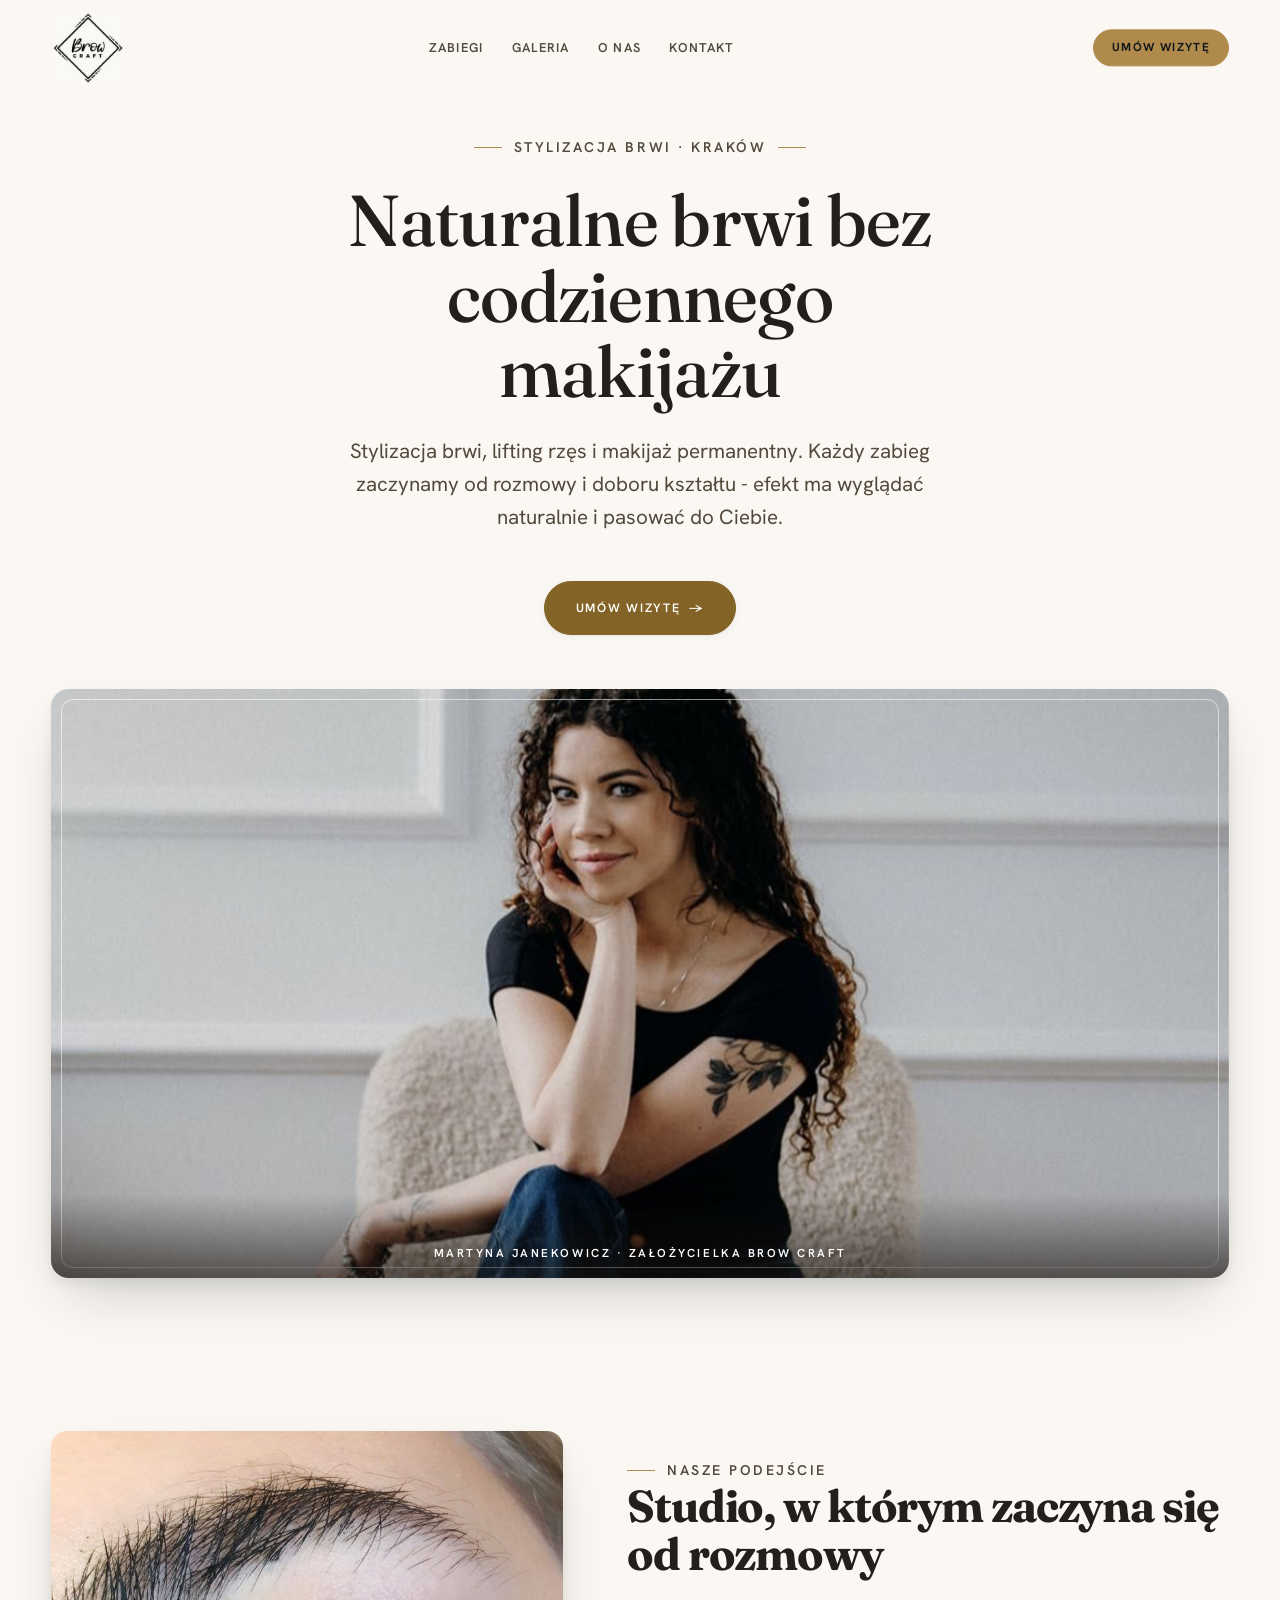
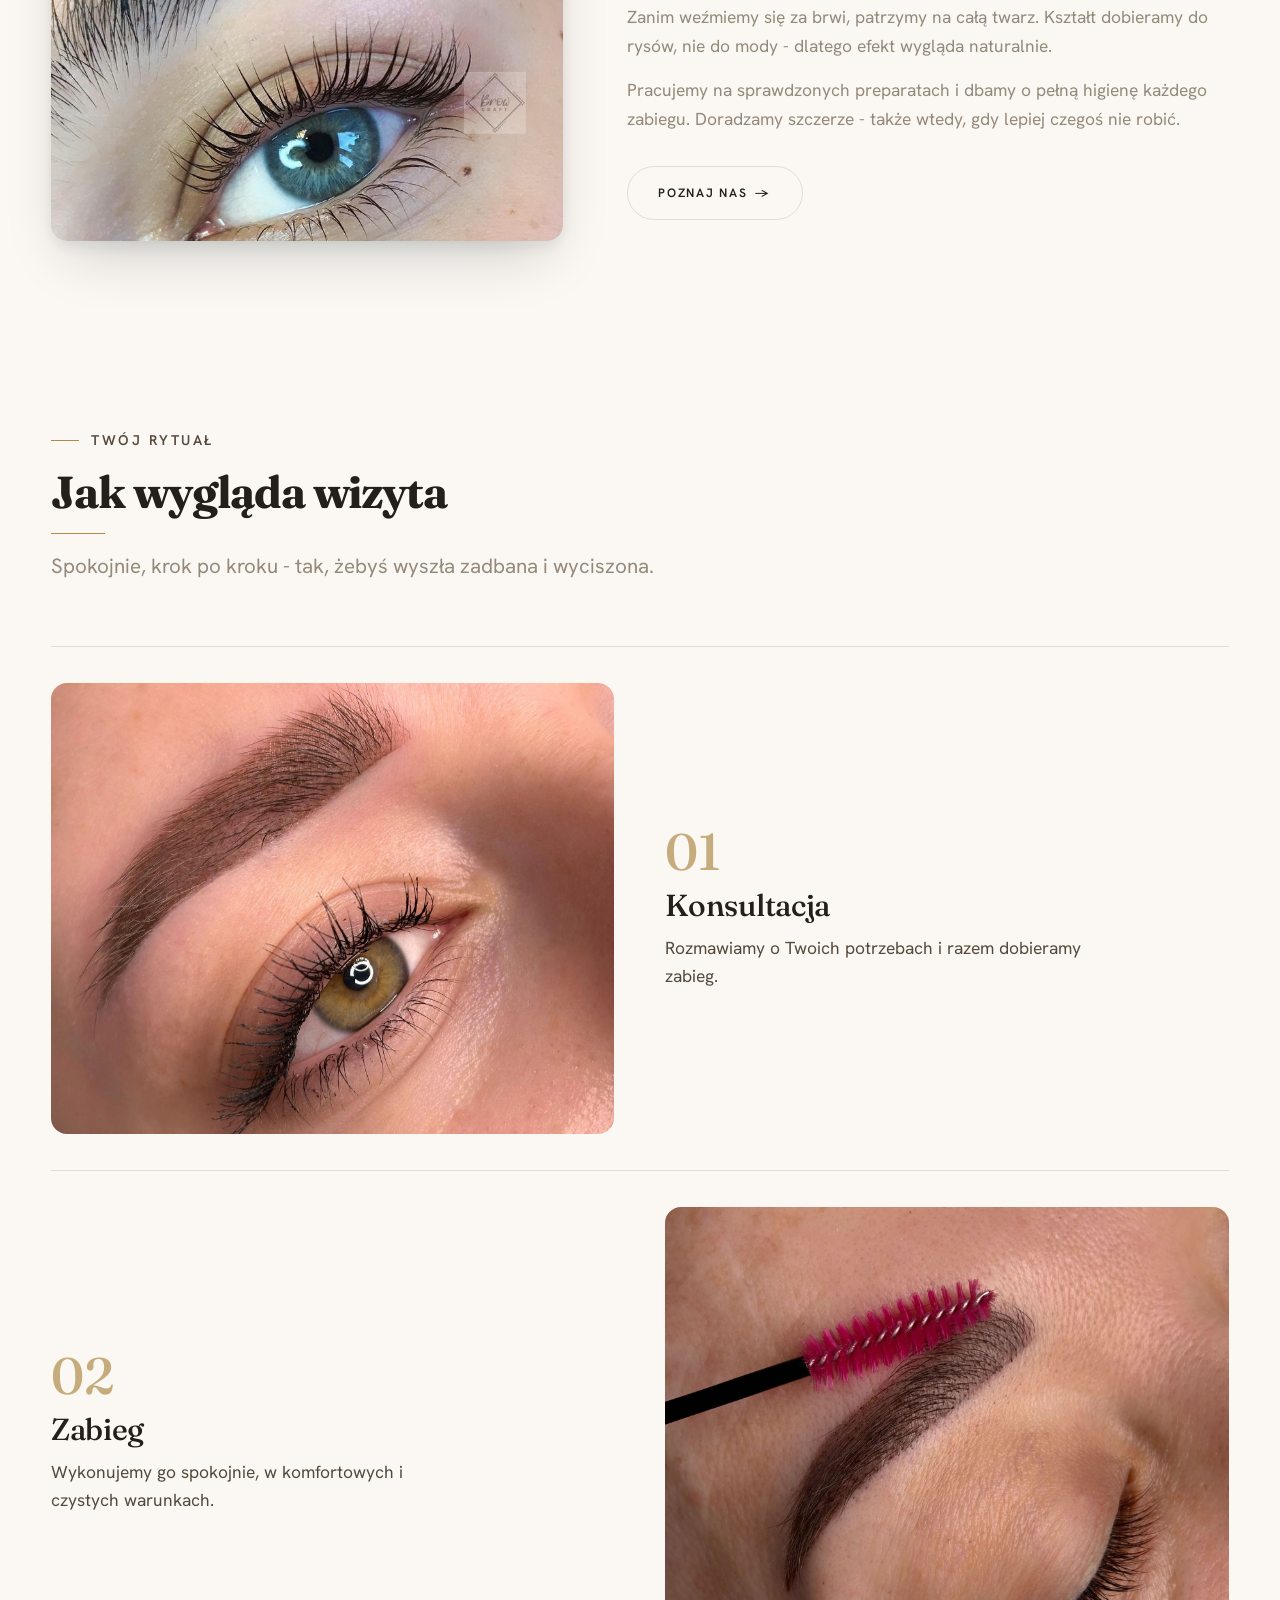
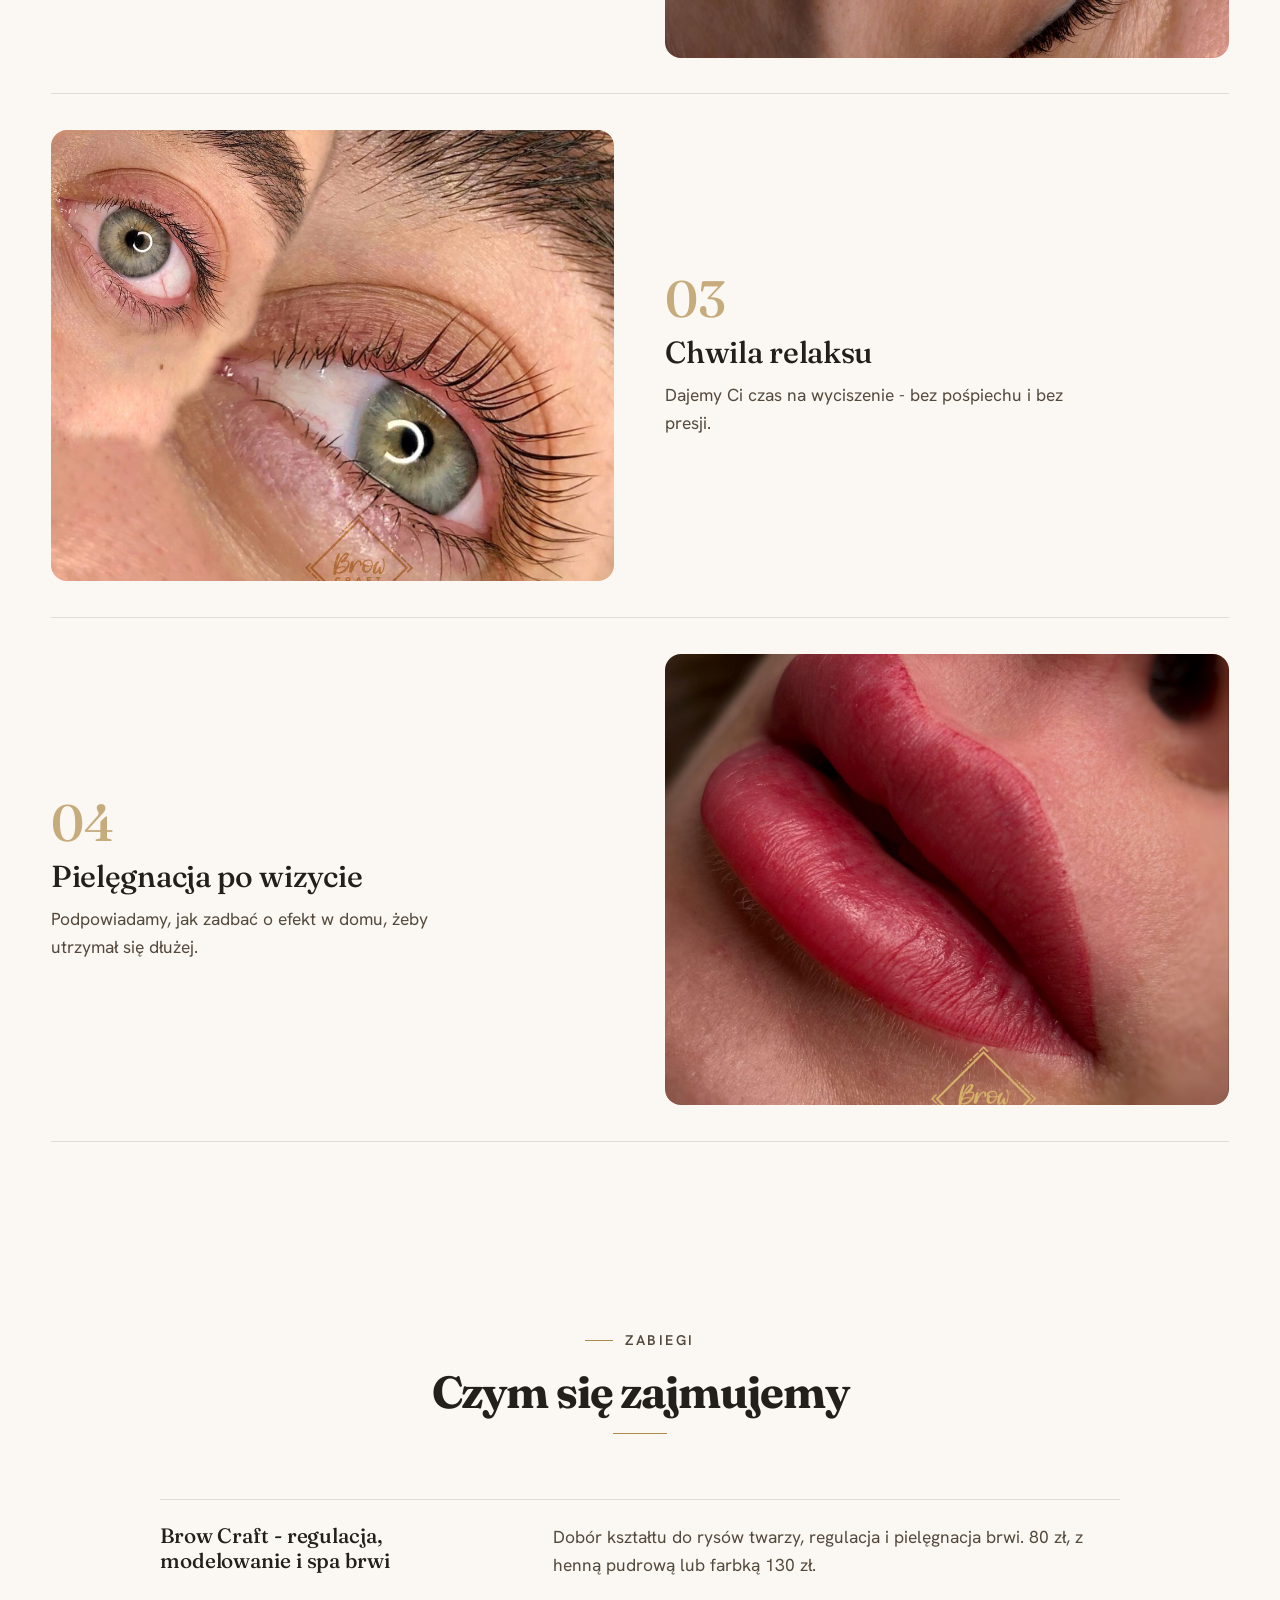
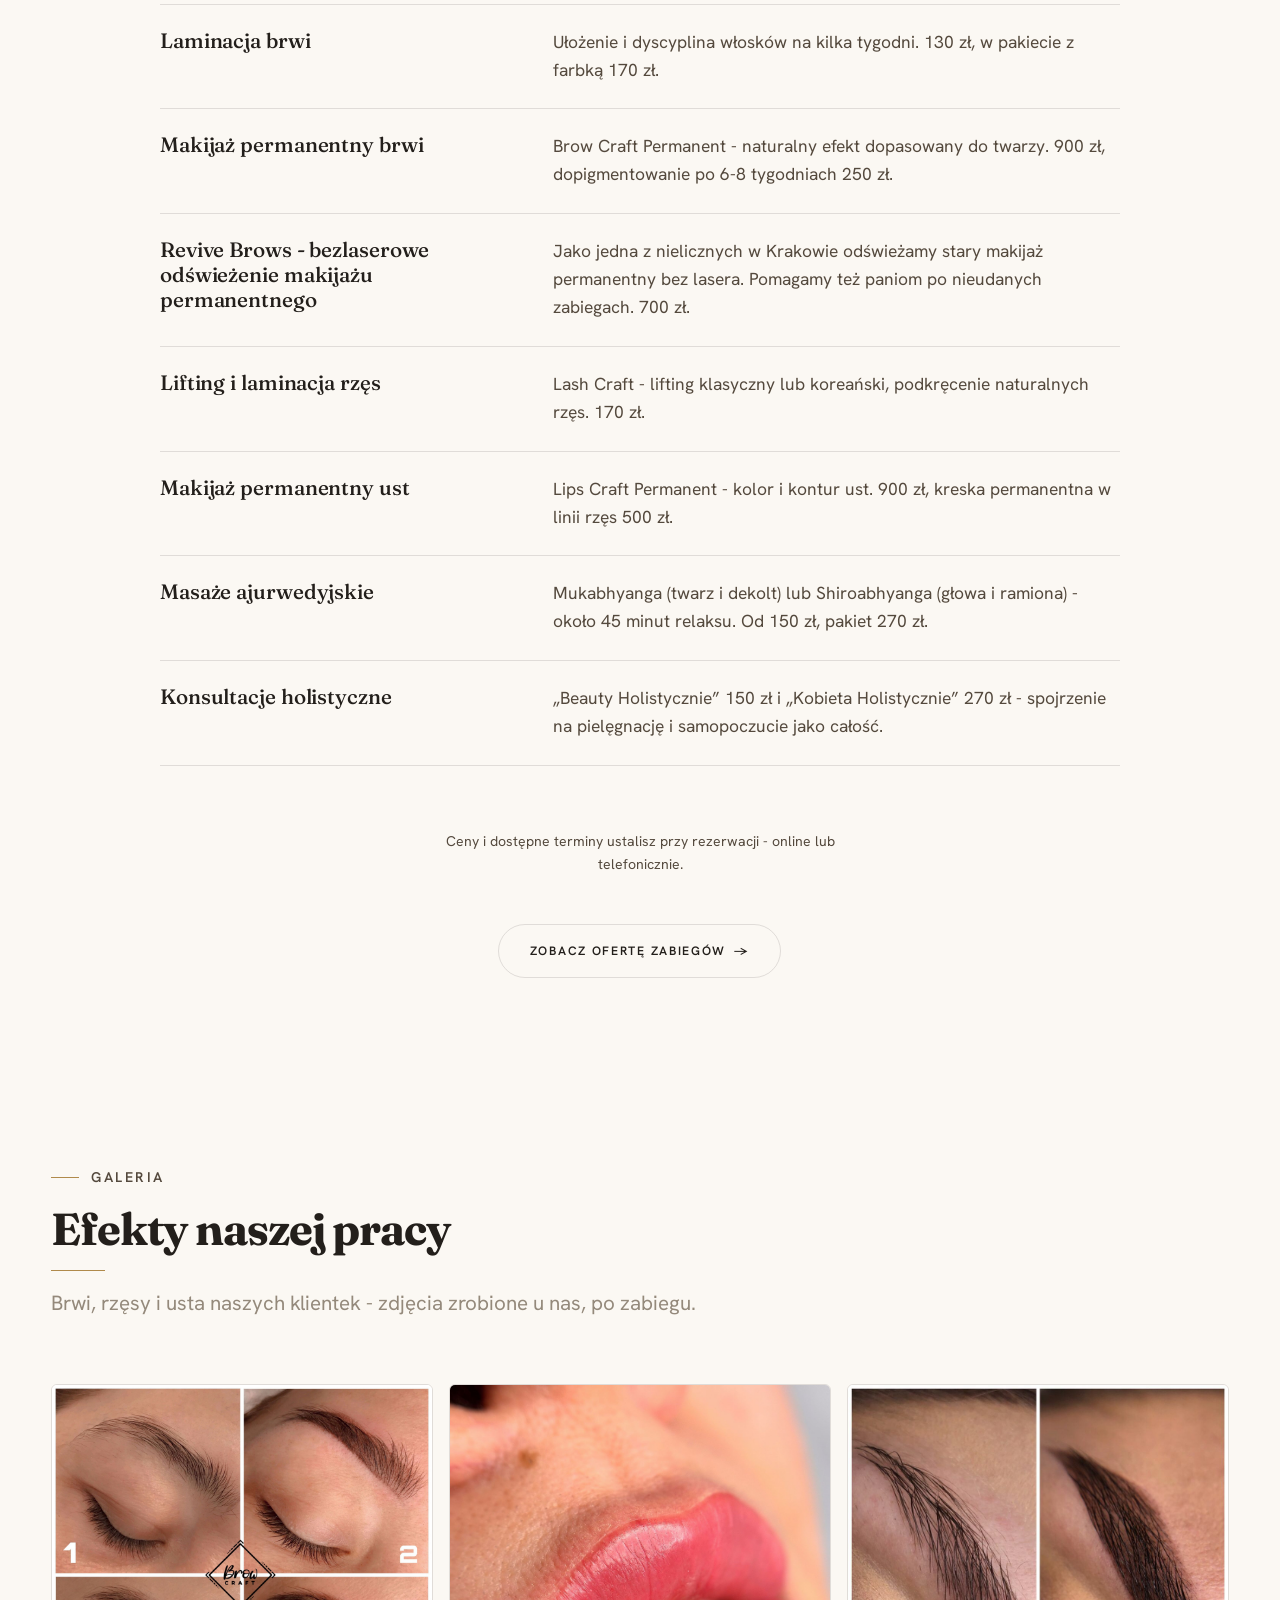
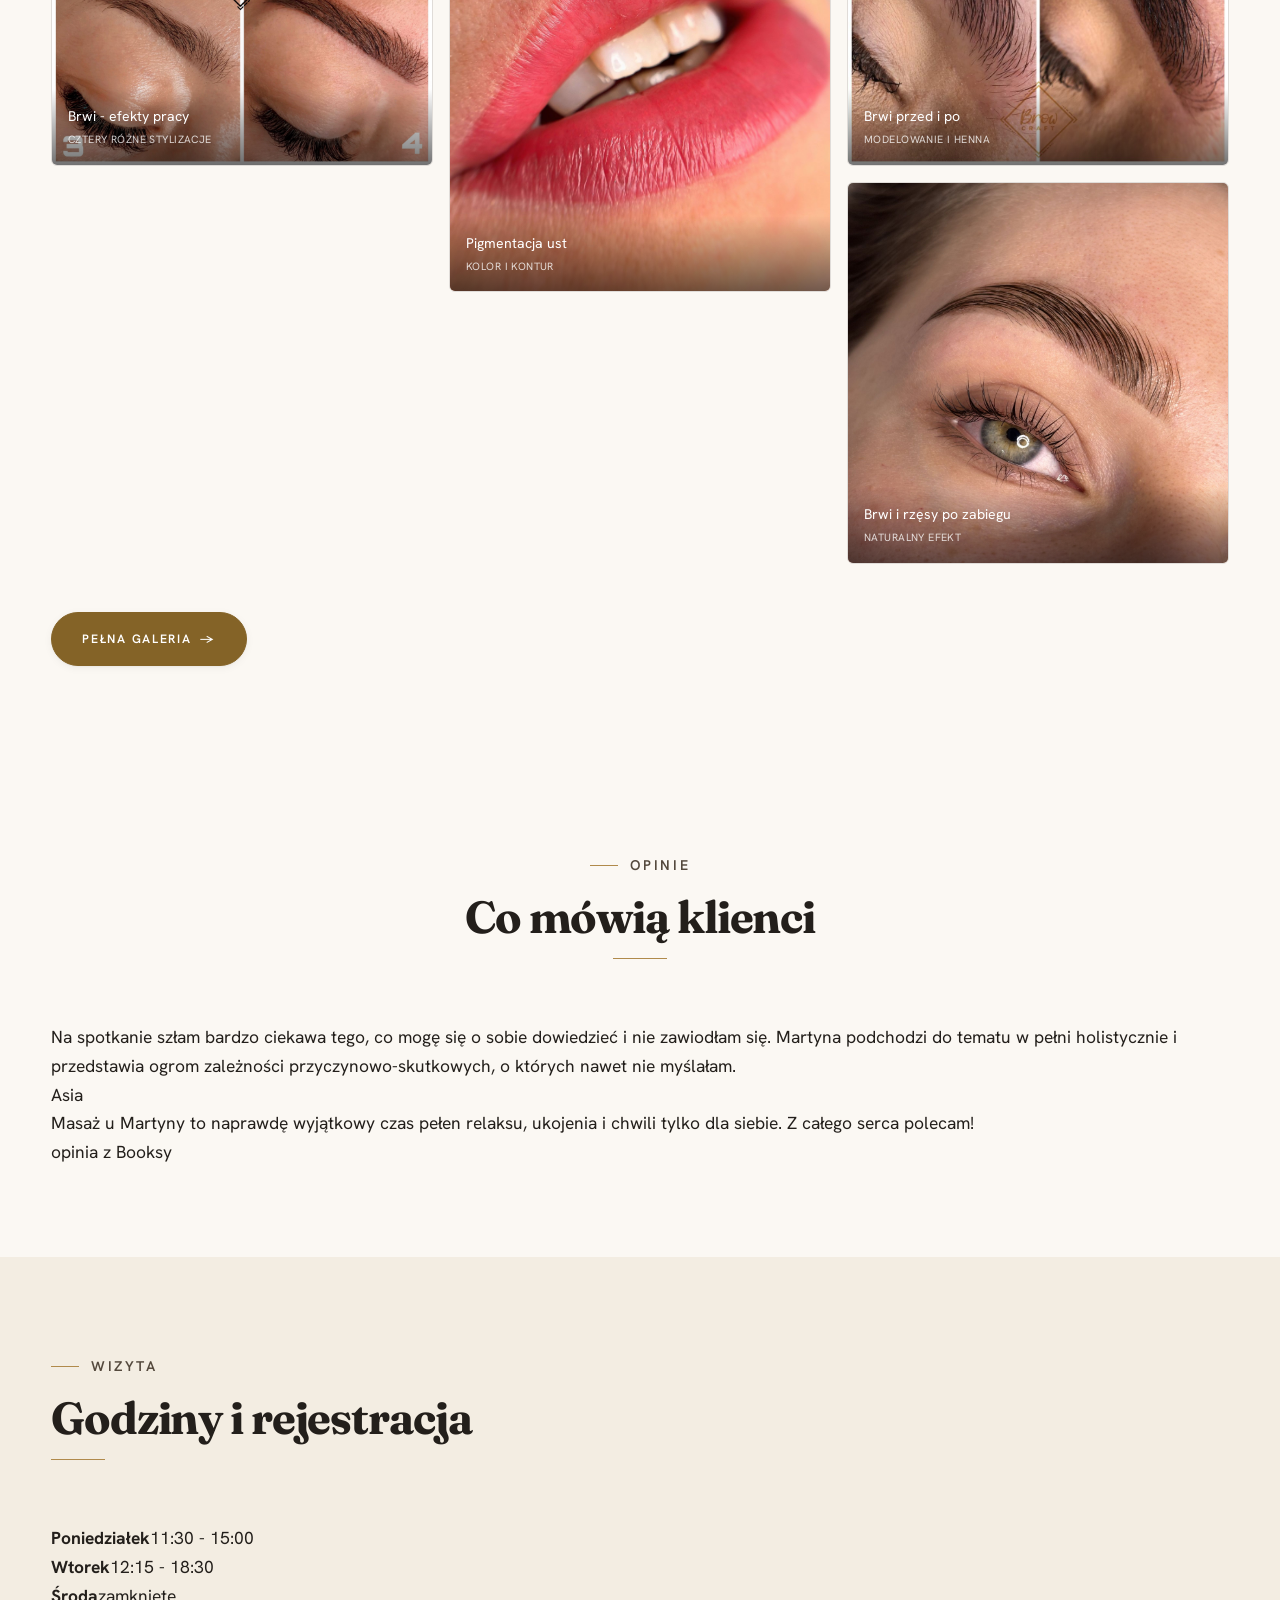
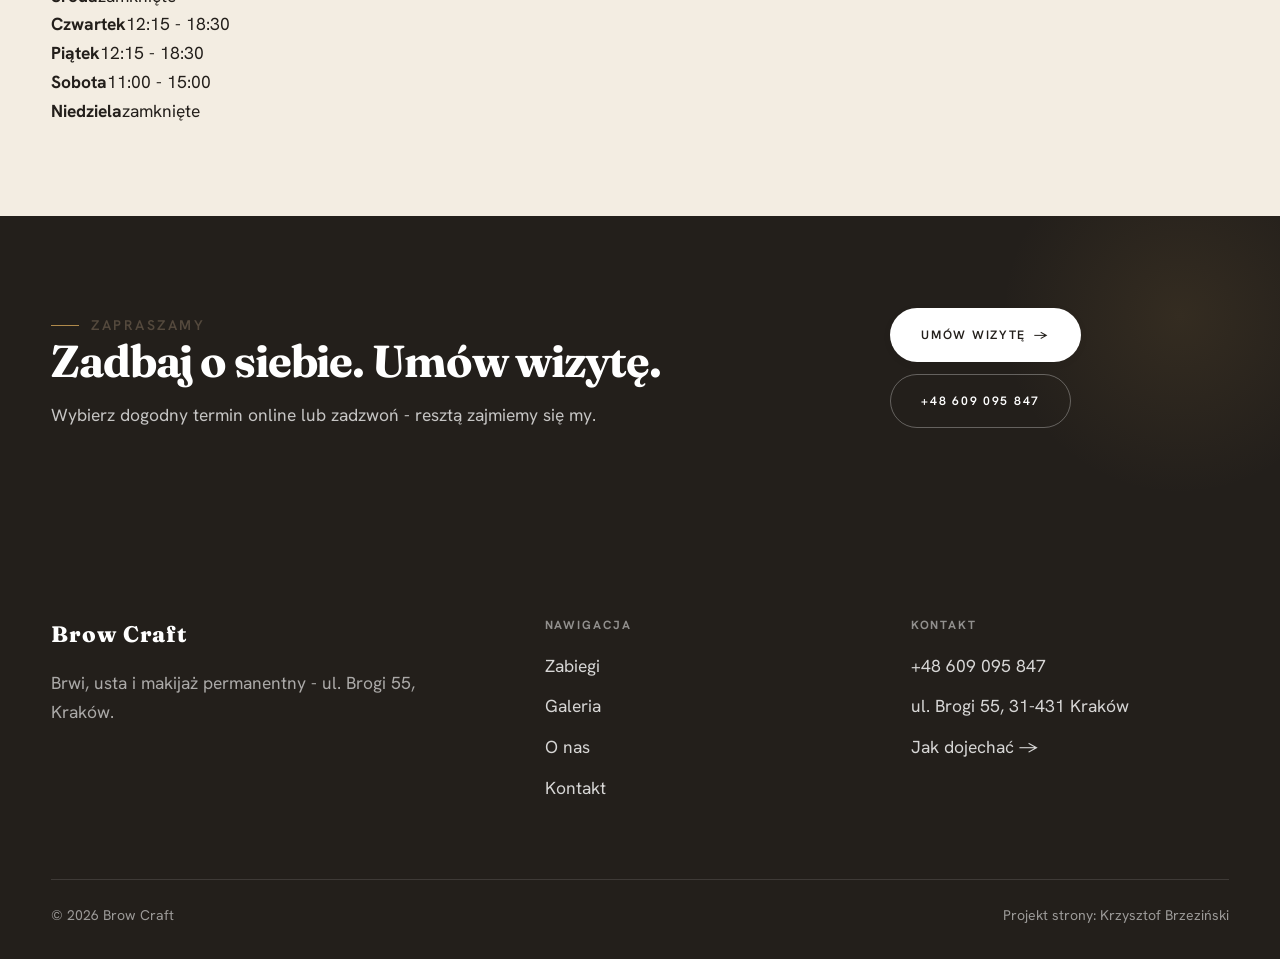
<file: index.html>
<!DOCTYPE html>
<html lang="pl">
<head>
<meta charset="UTF-8">
<meta name="viewport" content="width=device-width, initial-scale=1.0">
<title>Brow Craft - Stylizacja brwi i makijaż permanentny · Kraków</title>
<meta name="description" content="Brow Craft - stylizacja brwi, lifting rzęs i makijaż permanentny. Indywidualne podejście i naturalny efekt. Umów wizytę.">
<link rel="preconnect" href="https://fonts.googleapis.com">
<link rel="preconnect" href="https://fonts.gstatic.com" crossorigin>
<link href="https://fonts.googleapis.com/css2?family=Fraunces:wght@500;600;700&family=Hanken+Grotesk:wght@400;500;600&display=swap" rel="stylesheet">
<link rel="stylesheet" href="assets/styles.css">
</head>
<body>

<header class="nav">
  <div class="wrap nav-inner">
    <a class="brand brand-has-logo" href="index.html"><img class="brand-logo" src="img/logo.png" alt="Brow Craft"></a>
    <nav class="nav-links">
      <a href="oferta.html">Zabiegi</a>
      <a href="realizacje.html">Galeria</a>
      <a href="o-nas.html">O nas</a>
      <a href="kontakt.html">Kontakt</a>
      <a href="kontakt.html" class="btn btn-accent">Umów wizytę</a>
    </nav>
    <button class="nav-toggle" aria-label="Menu"><span></span><span></span><span></span></button>
  </div>
</header>

<section class="hero-lux">
  <div class="wrap">
    <div class="hl-copy reveal">
      <span class="eyebrow">Stylizacja brwi · Kraków</span>
      <h1 class="hl-claim">Naturalne brwi bez codziennego makijażu</h1>
      <p class="hl-lead">Stylizacja brwi, lifting rzęs i makijaż permanentny. Każdy zabieg zaczynamy od rozmowy i doboru kształtu - efekt ma wyglądać naturalnie i pasować do Ciebie.</p>
      <a href="kontakt.html" class="btn btn-accent hl-cta">Umów wizytę <span class="arr">→</span></a>
    </div>
    <figure class="hl-fig reveal">
      <img src="img/hero.jpg" alt="Martyna Janekowicz - założycielka Brow Craft">
      <figcaption>Martyna Janekowicz · założycielka Brow Craft</figcaption>
    </figure>
  </div>
</section>
<section>
  <div class="wrap split">
    <div class="split-art reveal"><img src="img/g1.jpg" alt="Brow Craft" loading="lazy"></div>
    <div class="split-copy reveal">
      <span class="eyebrow">Nasze podejście</span>
      <h2>Studio, w którym zaczyna się od rozmowy</h2>
      <p class="muted">Zanim weźmiemy się za brwi, patrzymy na całą twarz. Kształt dobieramy do rysów, nie do mody - dlatego efekt wygląda naturalnie.</p>
      <p class="muted">Pracujemy na sprawdzonych preparatach i dbamy o pełną higienę każdego zabiegu. Doradzamy szczerze - także wtedy, gdy lepiej czegoś nie robić.</p>
      <a href="o-nas.html" class="btn btn-ghost">Poznaj nas <span class="arr">→</span></a>
    </div>
  </div>
</section>
<section class="rytual">
  <div class="wrap">
    <div class="head reveal">
      <span class="eyebrow">Twój rytuał</span>
      <h2>Jak wygląda wizyta</h2>
      <p>Spokojnie, krok po kroku - tak, żebyś wyszła zadbana i wyciszona.</p>
    </div>
    <div class="ryt-list">
      <div class="ryt-row reveal">
        <figure class="ryt-fig"><img src="img/g2.jpg" alt="Konsultacja" loading="lazy"></figure>
        <div class="ryt-copy"><span class="ryt-no">01</span><h3>Konsultacja</h3><p>Rozmawiamy o Twoich potrzebach i razem dobieramy zabieg.</p></div>
      </div>
      <div class="ryt-row reveal">
        <figure class="ryt-fig"><img src="img/g3.jpg" alt="Zabieg" loading="lazy"></figure>
        <div class="ryt-copy"><span class="ryt-no">02</span><h3>Zabieg</h3><p>Wykonujemy go spokojnie, w komfortowych i czystych warunkach.</p></div>
      </div>
      <div class="ryt-row reveal">
        <figure class="ryt-fig"><img src="img/g4.jpg" alt="Chwila relaksu" loading="lazy"></figure>
        <div class="ryt-copy"><span class="ryt-no">03</span><h3>Chwila relaksu</h3><p>Dajemy Ci czas na wyciszenie - bez pośpiechu i bez presji.</p></div>
      </div>
      <div class="ryt-row reveal">
        <figure class="ryt-fig"><img src="img/g5.jpg" alt="Pielęgnacja po wizycie" loading="lazy"></figure>
        <div class="ryt-copy"><span class="ryt-no">04</span><h3>Pielęgnacja po wizycie</h3><p>Podpowiadamy, jak zadbać o efekt w domu, żeby utrzymał się dłużej.</p></div>
      </div>
    </div>
  </div>
</section>
<section class="menu-sec">
  <div class="wrap">
    <div class="head center reveal">
      <span class="eyebrow">Zabiegi</span>
      <h2>Czym się zajmujemy</h2>
    </div>
    <div class="cennik">
      <div class="cennik-row reveal"><div class="cn-name"><h3>Brow Craft - regulacja, modelowanie i spa brwi</h3></div><div class="cn-desc">Dobór kształtu do rysów twarzy, regulacja i pielęgnacja brwi. 80 zł, z henną pudrową lub farbką 130 zł.</div></div>
      <div class="cennik-row reveal"><div class="cn-name"><h3>Laminacja brwi</h3></div><div class="cn-desc">Ułożenie i dyscyplina włosków na kilka tygodni. 130 zł, w pakiecie z farbką 170 zł.</div></div>
      <div class="cennik-row reveal"><div class="cn-name"><h3>Makijaż permanentny brwi</h3></div><div class="cn-desc">Brow Craft Permanent - naturalny efekt dopasowany do twarzy. 900 zł, dopigmentowanie po 6-8 tygodniach 250 zł.</div></div>
      <div class="cennik-row reveal"><div class="cn-name"><h3>Revive Brows - bezlaserowe odświeżenie makijażu permanentnego</h3></div><div class="cn-desc">Jako jedna z nielicznych w Krakowie odświeżamy stary makijaż permanentny bez lasera. Pomagamy też paniom po nieudanych zabiegach. 700 zł.</div></div>
      <div class="cennik-row reveal"><div class="cn-name"><h3>Lifting i laminacja rzęs</h3></div><div class="cn-desc">Lash Craft - lifting klasyczny lub koreański, podkręcenie naturalnych rzęs. 170 zł.</div></div>
      <div class="cennik-row reveal"><div class="cn-name"><h3>Makijaż permanentny ust</h3></div><div class="cn-desc">Lips Craft Permanent - kolor i kontur ust. 900 zł, kreska permanentna w linii rzęs 500 zł.</div></div>
      <div class="cennik-row reveal"><div class="cn-name"><h3>Masaże ajurwedyjskie</h3></div><div class="cn-desc">Mukabhyanga (twarz i dekolt) lub Shiroabhyanga (głowa i ramiona) - około 45 minut relaksu. Od 150 zł, pakiet 270 zł.</div></div>
      <div class="cennik-row reveal"><div class="cn-name"><h3>Konsultacje holistyczne</h3></div><div class="cn-desc">„Beauty Holistycznie” 150 zł i „Kobieta Holistycznie” 270 zł - spojrzenie na pielęgnację i samopoczucie jako całość.</div></div>
    </div>
    <p class="menu-note">Ceny i dostępne terminy ustalisz przy rezerwacji - online lub telefonicznie.</p>
    <div style="text-align:center;margin-top:var(--space-7)" class="reveal"><a href="oferta.html" class="btn btn-ghost">Zobacz ofertę zabiegów <span class="arr">→</span></a></div>
  </div>
</section>
<section>
  <div class="wrap">
    <div class="head reveal">
      <span class="eyebrow">Galeria</span>
      <h2>Efekty naszej pracy</h2>
      <p>Brwi, rzęsy i usta naszych klientek - zdjęcia zrobione u nas, po zabiegu.</p>
    </div>
    <div class="gallery-masonry">
      <figure class="m-tile reveal"><img src="img/g6.jpg" alt="Brwi - efekty pracy" loading="lazy"><div class="cap">Brwi - efekty pracy<small>cztery różne stylizacje</small></div></figure>
      <figure class="m-tile reveal"><img src="img/g7.jpg" alt="Pigmentacja ust" loading="lazy"><div class="cap">Pigmentacja ust<small>kolor i kontur</small></div></figure>
      <figure class="m-tile reveal"><img src="img/g8.jpg" alt="Brwi przed i po" loading="lazy"><div class="cap">Brwi przed i po<small>modelowanie i henna</small></div></figure>
      <figure class="m-tile reveal"><img src="img/g9.jpg" alt="Brwi i rzęsy po zabiegu" loading="lazy"><div class="cap">Brwi i rzęsy po zabiegu<small>naturalny efekt</small></div></figure>
    </div>
    <div style="margin-top:var(--space-7)" class="reveal"><a href="realizacje.html" class="btn btn-accent">Pełna galeria <span class="arr">→</span></a></div>
  </div>
</section>
<section class="opinie">
  <div class="wrap">
    <div class="head center reveal">
      <span class="eyebrow">Opinie</span>
      <h2>Co mówią klienci</h2>
    </div>
    <div class="opinie-grid">
      <figure class="op-card reveal"><blockquote>Na spotkanie szłam bardzo ciekawa tego, co mogę się o sobie dowiedzieć i nie zawiodłam się. Martyna podchodzi do tematu w pełni holistycznie i przedstawia ogrom zależności przyczynowo-skutkowych, o których nawet nie myślałam.</blockquote><span class="op-autor">Asia</span></figure>
      <figure class="op-card reveal"><blockquote>Masaż u Martyny to naprawdę wyjątkowy czas pełen relaksu, ukojenia i chwili tylko dla siebie. Z całego serca polecam!</blockquote><span class="op-autor">opinia z Booksy</span></figure>
    </div>
  </div>
</section>
<section class="trust">
  <div class="wrap">
    <div class="head reveal">
      <span class="eyebrow">Wizyta</span>
      <h2>Godziny i rejestracja</h2>
    </div>
    <div class="godz reveal">
      <div class="godz-row"><b>Poniedziałek</b><span>11:30 - 15:00</span></div>
      <div class="godz-row"><b>Wtorek</b><span>12:15 - 18:30</span></div>
      <div class="godz-row"><b>Środa</b><span>zamknięte</span></div>
      <div class="godz-row"><b>Czwartek</b><span>12:15 - 18:30</span></div>
      <div class="godz-row"><b>Piątek</b><span>12:15 - 18:30</span></div>
      <div class="godz-row"><b>Sobota</b><span>11:00 - 15:00</span></div>
      <div class="godz-row"><b>Niedziela</b><span>zamknięte</span></div>
    </div>
  </div>
</section>
<section class="cta">
  <div class="wrap">
    <div class="reveal">
      <span class="eyebrow">Zapraszamy</span>
      <h2>Zadbaj o siebie. Umów wizytę.</h2>
      <p>Wybierz dogodny termin online lub zadzwoń - resztą zajmiemy się my.</p>
    </div>
    <div class="cta-actions reveal">
      <a href="kontakt.html" class="btn btn-light">Umów wizytę <span class="arr">→</span></a>
      <a href="tel:+48609095847" class="btn btn-ghost" style="color:#fff;border-color:rgba(255,255,255,.3)">+48 609 095 847</a>
    </div>
  </div>
</section>

<footer>
  <div class="wrap">
    <div class="foot-grid">
      <div class="foot-brand">
        <div class="name">Brow Craft</div>
        <p>Brwi, usta i makijaż permanentny - ul. Brogi 55, Kraków.</p>
      </div>
      <div class="foot-col">
        <h4>Nawigacja</h4>
        <a href="oferta.html">Zabiegi</a>
        <a href="realizacje.html">Galeria</a>
        <a href="o-nas.html">O nas</a>
        <a href="kontakt.html">Kontakt</a>
      </div>
      <div class="foot-col">
        <h4>Kontakt</h4>
        <a href="tel:+48609095847">+48 609 095 847</a>
        <p>ul. Brogi 55, 31-431 Kraków</p>
        <a href="https://maps.app.goo.gl/QyicbY6uXin8uvLQ9" target="_blank" rel="noopener">Jak dojechać →</a>
      </div>
    </div>
    <div class="foot-bot">
      <span>© 2026 Brow Craft</span>
      <span>Projekt strony: Krzysztof Brzeziński</span>
    </div>
  </div>
</footer>
<div class="sticky-reserve"><a class="sr-book" href="kontakt.html">Umów wizytę</a><a class="sr-call" href="tel:+48609095847" aria-label="Zadzwoń"><svg class="ico-tel" width="16" height="16" viewBox="0 0 24 24" fill="none" aria-hidden="true"><path d="M6.6 10.8a15.5 15.5 0 0 0 6.6 6.6l2.2-2.2a1 1 0 0 1 1-.24 11.4 11.4 0 0 0 3.6.58 1 1 0 0 1 1 1V20a1 1 0 0 1-1 1A17 17 0 0 1 3 4a1 1 0 0 1 1-1h3.5a1 1 0 0 1 1 1c0 1.25.2 2.46.58 3.6a1 1 0 0 1-.25 1l-2.23 2.2Z" fill="currentColor"/></svg></a></div>

<script src="assets/main.js"></script>
</body>
</html>
</file>
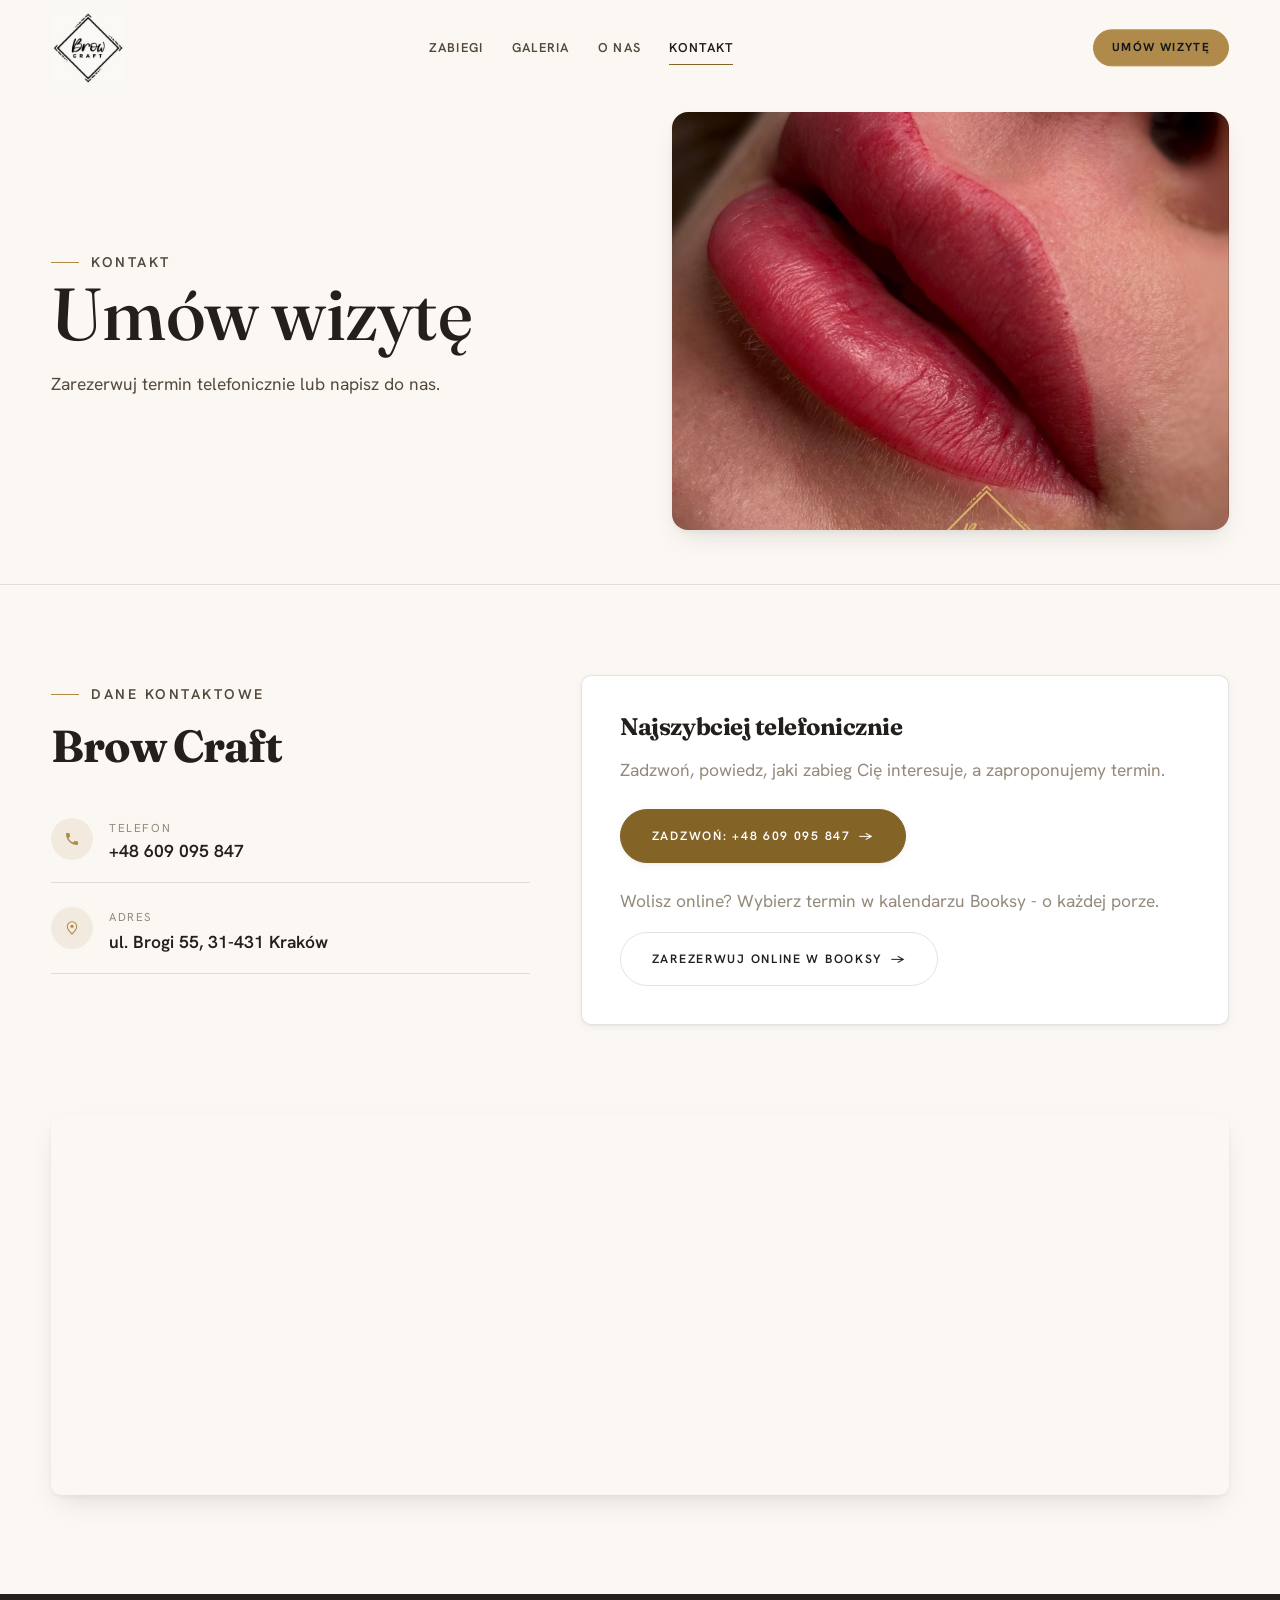
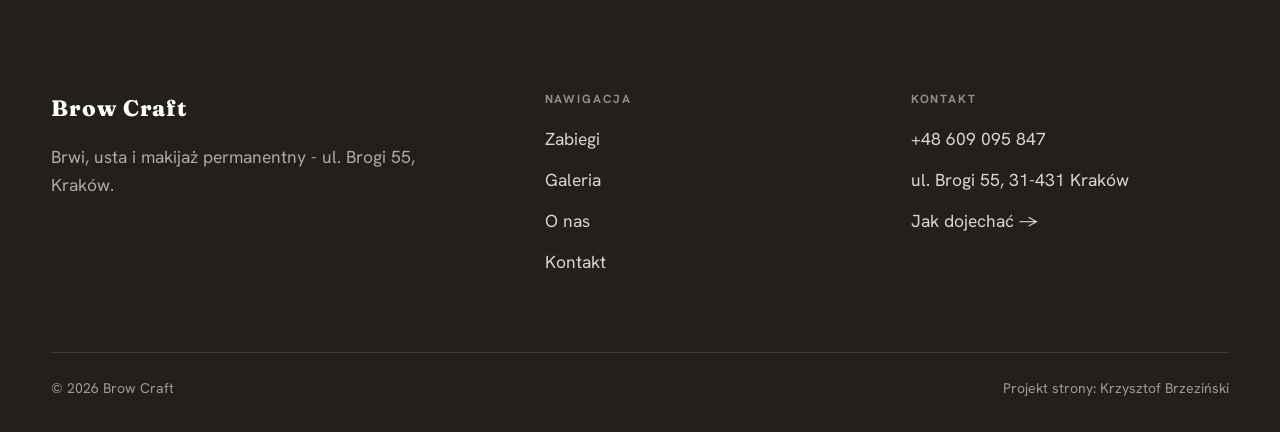
<file: kontakt.html>
<!DOCTYPE html>
<html lang="pl">
<head>
<meta charset="UTF-8">
<meta name="viewport" content="width=device-width, initial-scale=1.0">
<title>Kontakt - Brow Craft</title>
<meta name="description" content="Kontakt Brow Craft - ul. Brogi 55, 31-431 Kraków">
<link rel="preconnect" href="https://fonts.googleapis.com">
<link rel="preconnect" href="https://fonts.gstatic.com" crossorigin>
<link href="https://fonts.googleapis.com/css2?family=Fraunces:wght@500;600;700&family=Hanken+Grotesk:wght@400;500;600&display=swap" rel="stylesheet">
<link rel="stylesheet" href="assets/styles.css">
</head>
<body>

<header class="nav">
  <div class="wrap nav-inner">
    <a class="brand brand-has-logo" href="index.html"><img class="brand-logo" src="img/logo.png" alt="Brow Craft"></a>
    <nav class="nav-links">
      <a href="oferta.html">Zabiegi</a>
      <a href="realizacje.html">Galeria</a>
      <a href="o-nas.html">O nas</a>
      <a href="kontakt.html" class="active">Kontakt</a>
      <a href="kontakt.html" class="btn btn-accent">Umów wizytę</a>
    </nav>
    <button class="nav-toggle" aria-label="Menu"><span></span><span></span><span></span></button>
  </div>
</header>

<section class="pagehead pagehead-soft">
  <div class="wrap">
    <figure class="ph-fig reveal"><img src="img/g5.jpg" alt="Brow Craft - Umów wizytę" loading="lazy"></figure>
    <div class="ph-copy reveal">
      <span class="eyebrow">Kontakt</span>
      <h1>Umów wizytę</h1>
      <p>Zarezerwuj termin telefonicznie lub napisz do nas.</p>
    </div>
  </div>
</section>
<section>
  <div class="wrap contact-grid">
    <div class="reveal">
      <span class="eyebrow">Dane kontaktowe</span>
      <h2 style="margin:var(--space-4) 0 var(--space-6)">Brow Craft</h2>
      <div class="info-list">
        <div class="info-row"><div class="ic"><svg class="ico-tel" width="16" height="16" viewBox="0 0 24 24" fill="none" aria-hidden="true"><path d="M6.6 10.8a15.5 15.5 0 0 0 6.6 6.6l2.2-2.2a1 1 0 0 1 1-.24 11.4 11.4 0 0 0 3.6.58 1 1 0 0 1 1 1V20a1 1 0 0 1-1 1A17 17 0 0 1 3 4a1 1 0 0 1 1-1h3.5a1 1 0 0 1 1 1c0 1.25.2 2.46.58 3.6a1 1 0 0 1-.25 1l-2.23 2.2Z" fill="currentColor"/></svg></div><div><div class="lbl">Telefon</div><a class="val" href="tel:+48609095847">+48 609 095 847</a></div></div>
        <div class="info-row"><div class="ic"><svg class="ico-pin" width="16" height="16" viewBox="0 0 24 24" fill="none" aria-hidden="true"><path d="M12 21s7-6.1 7-11.5A7 7 0 0 0 5 9.5C5 14.9 12 21 12 21Z" stroke="currentColor" stroke-width="1.6" fill="none"/><circle cx="12" cy="9.5" r="2.4" fill="currentColor"/></svg></div><div><div class="lbl">Adres</div><div class="val">ul. Brogi 55, 31-431 Kraków</div></div></div>
      </div>
    </div>
    <div class="reveal">
      <div class="form">
        <h3 style="margin-bottom:var(--space-4)">Najszybciej telefonicznie</h3>
        <p class="muted" style="margin-bottom:var(--space-5)">Zadzwoń, powiedz, jaki zabieg Cię interesuje, a zaproponujemy termin.</p>
        <a href="tel:+48609095847" class="btn btn-accent" style="justify-content:center">Zadzwoń: +48 609 095 847 <span class="arr">→</span></a>
        <p class="muted" style="margin:var(--space-5) 0 var(--space-4)">Wolisz online? Wybierz termin w kalendarzu Booksy - o każdej porze.</p>
        <a href="https://brow-craft.booksy.com/" target="_blank" rel="noopener" class="btn btn-ghost" style="justify-content:center">Zarezerwuj online w Booksy <span class="arr">→</span></a>
      </div>
    </div>
  </div>
</section>
<section style="padding-top:0">
  <div class="wrap reveal">
    <iframe class="map" title="Brow Craft - Kraków" src="https://maps.google.com/maps?q=50.0829669%2C19.9632839&z=15&output=embed" loading="lazy" referrerpolicy="no-referrer-when-downgrade"></iframe>
  </div>
</section>

<footer>
  <div class="wrap">
    <div class="foot-grid">
      <div class="foot-brand">
        <div class="name">Brow Craft</div>
        <p>Brwi, usta i makijaż permanentny - ul. Brogi 55, Kraków.</p>
      </div>
      <div class="foot-col">
        <h4>Nawigacja</h4>
        <a href="oferta.html">Zabiegi</a>
        <a href="realizacje.html">Galeria</a>
        <a href="o-nas.html">O nas</a>
        <a href="kontakt.html">Kontakt</a>
      </div>
      <div class="foot-col">
        <h4>Kontakt</h4>
        <a href="tel:+48609095847">+48 609 095 847</a>
        <p>ul. Brogi 55, 31-431 Kraków</p>
        <a href="https://maps.app.goo.gl/QyicbY6uXin8uvLQ9" target="_blank" rel="noopener">Jak dojechać →</a>
      </div>
    </div>
    <div class="foot-bot">
      <span>© 2026 Brow Craft</span>
      <span>Projekt strony: Krzysztof Brzeziński</span>
    </div>
  </div>
</footer>
<div class="sticky-reserve"><a class="sr-book" href="kontakt.html">Umów wizytę</a><a class="sr-call" href="tel:+48609095847" aria-label="Zadzwoń"><svg class="ico-tel" width="16" height="16" viewBox="0 0 24 24" fill="none" aria-hidden="true"><path d="M6.6 10.8a15.5 15.5 0 0 0 6.6 6.6l2.2-2.2a1 1 0 0 1 1-.24 11.4 11.4 0 0 0 3.6.58 1 1 0 0 1 1 1V20a1 1 0 0 1-1 1A17 17 0 0 1 3 4a1 1 0 0 1 1-1h3.5a1 1 0 0 1 1 1c0 1.25.2 2.46.58 3.6a1 1 0 0 1-.25 1l-2.23 2.2Z" fill="currentColor"/></svg></a></div>

<script src="assets/main.js"></script>
</body>
</html>
</file>
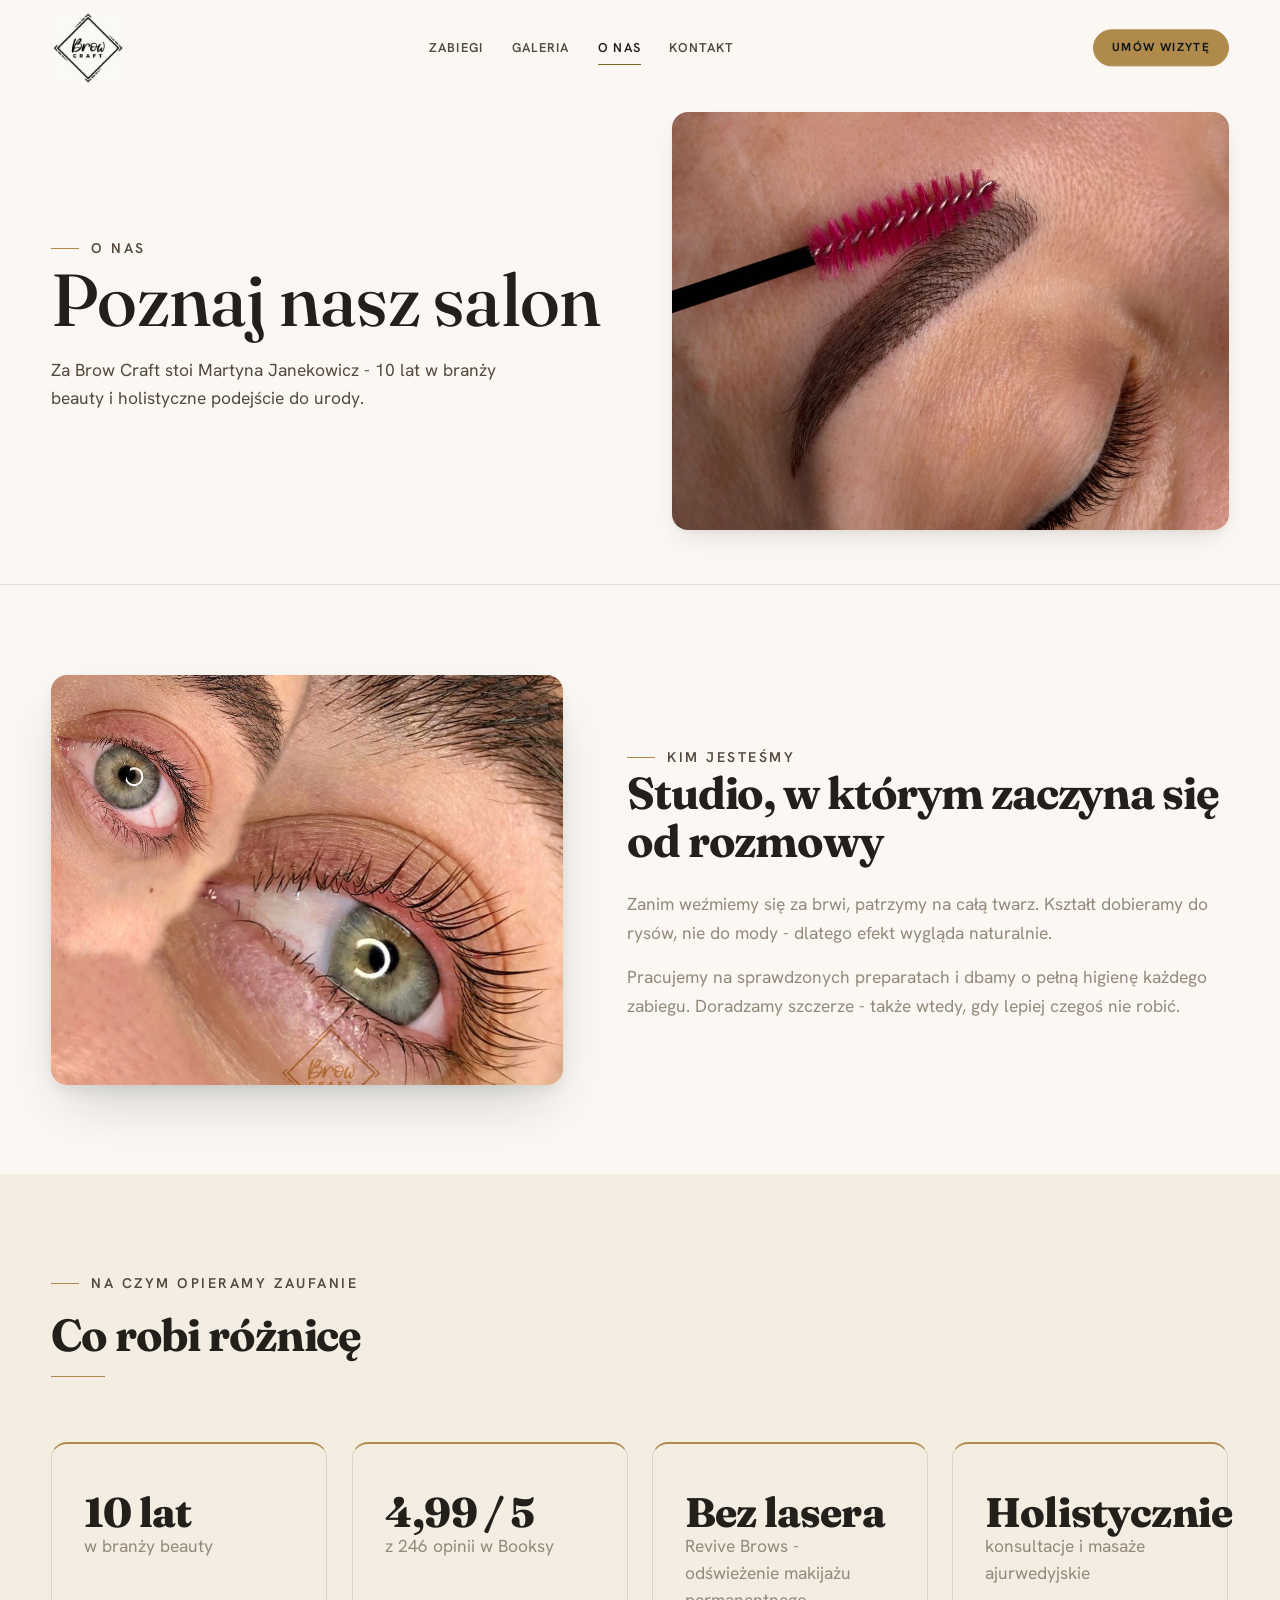
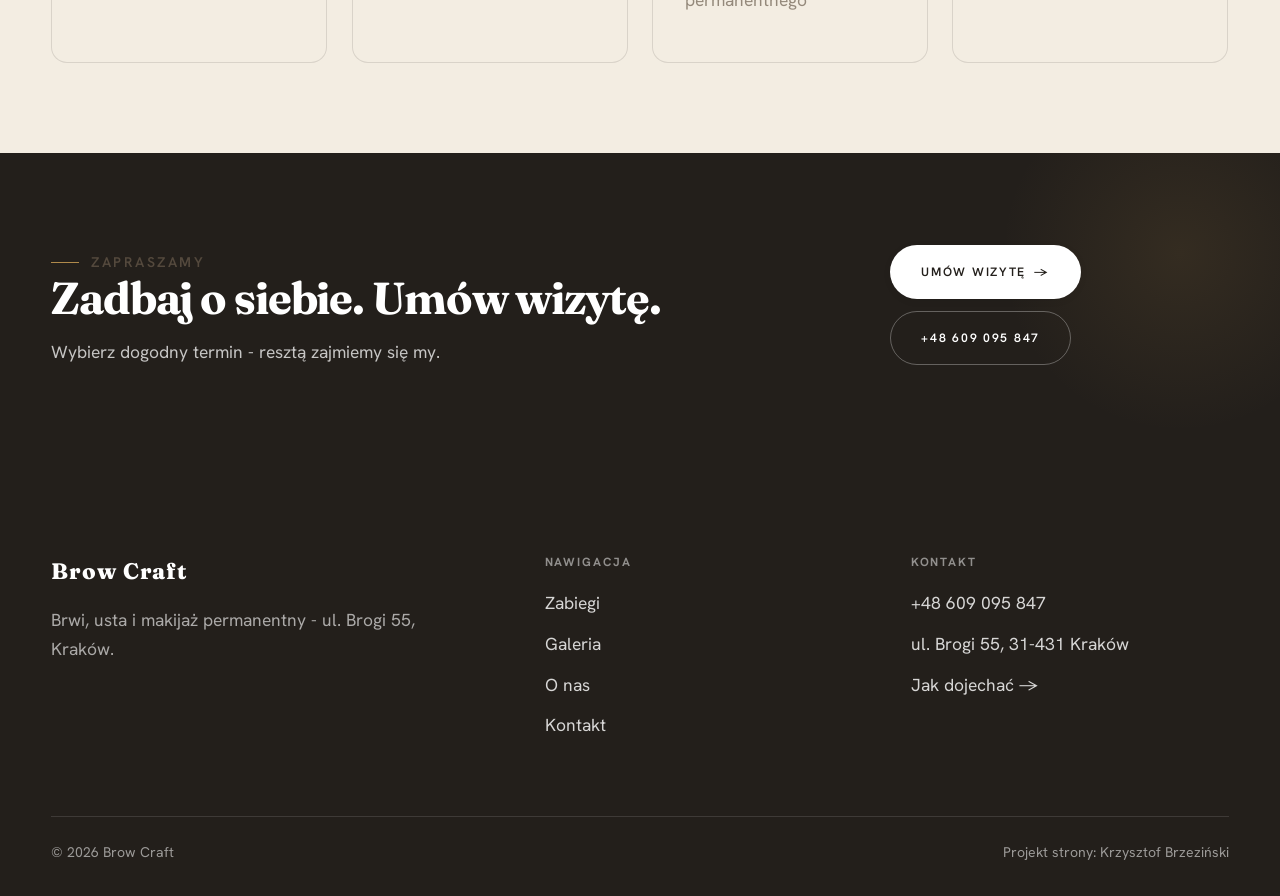
<file: o-nas.html>
<!DOCTYPE html>
<html lang="pl">
<head>
<meta charset="UTF-8">
<meta name="viewport" content="width=device-width, initial-scale=1.0">
<title>O nas - Brow Craft</title>
<meta name="description" content="Brow Craft - stylizacja brwi, lifting rzęs i makijaż permanentny. Indywidualne podejście i naturalny efekt. Umów wizytę.">
<link rel="preconnect" href="https://fonts.googleapis.com">
<link rel="preconnect" href="https://fonts.gstatic.com" crossorigin>
<link href="https://fonts.googleapis.com/css2?family=Fraunces:wght@500;600;700&family=Hanken+Grotesk:wght@400;500;600&display=swap" rel="stylesheet">
<link rel="stylesheet" href="assets/styles.css">
</head>
<body>

<header class="nav">
  <div class="wrap nav-inner">
    <a class="brand brand-has-logo" href="index.html"><img class="brand-logo" src="img/logo.png" alt="Brow Craft"></a>
    <nav class="nav-links">
      <a href="oferta.html">Zabiegi</a>
      <a href="realizacje.html">Galeria</a>
      <a href="o-nas.html" class="active">O nas</a>
      <a href="kontakt.html">Kontakt</a>
      <a href="kontakt.html" class="btn btn-accent">Umów wizytę</a>
    </nav>
    <button class="nav-toggle" aria-label="Menu"><span></span><span></span><span></span></button>
  </div>
</header>

<section class="pagehead pagehead-soft">
  <div class="wrap">
    <figure class="ph-fig reveal"><img src="img/g3.jpg" alt="Brow Craft - Poznaj nasz salon" loading="lazy"></figure>
    <div class="ph-copy reveal">
      <span class="eyebrow">O nas</span>
      <h1>Poznaj nasz salon</h1>
      <p>Za Brow Craft stoi Martyna Janekowicz - 10 lat w branży beauty i holistyczne podejście do urody.</p>
    </div>
  </div>
</section>
<section>
  <div class="wrap split">
    <div class="split-art reveal"><img src="img/g4.jpg" alt="Brow Craft" loading="lazy"></div>
    <div class="split-copy reveal">
      <span class="eyebrow">Kim jesteśmy</span>
      <h2>Studio, w którym zaczyna się od rozmowy</h2>
      <p class="muted">Zanim weźmiemy się za brwi, patrzymy na całą twarz. Kształt dobieramy do rysów, nie do mody - dlatego efekt wygląda naturalnie.</p>
      <p class="muted">Pracujemy na sprawdzonych preparatach i dbamy o pełną higienę każdego zabiegu. Doradzamy szczerze - także wtedy, gdy lepiej czegoś nie robić.</p>
    </div>
  </div>
</section>

<section class="trust">
  <div class="wrap">
    <div class="head reveal">
      <span class="eyebrow">Na czym opieramy zaufanie</span>
      <h2>Co robi różnicę</h2>
    </div>
    <div class="trust-grid">
      <div class="trust-card reveal"><div class="big">10 lat</div><p>w branży beauty</p></div>
      <div class="trust-card reveal"><div class="big">4,99 / 5</div><p>z 246 opinii w Booksy</p></div>
      <div class="trust-card reveal"><div class="big">Bez lasera</div><p>Revive Brows - odświeżenie makijażu permanentnego</p></div>
      <div class="trust-card reveal"><div class="big">Holistycznie</div><p>konsultacje i masaże ajurwedyjskie</p></div>
    </div>
  </div>
</section>
<section class="cta">
  <div class="wrap">
    <div class="reveal">
      <span class="eyebrow">Zapraszamy</span>
      <h2>Zadbaj o siebie. Umów wizytę.</h2>
      <p>Wybierz dogodny termin - resztą zajmiemy się my.</p>
    </div>
    <div class="cta-actions reveal">
      <a href="kontakt.html" class="btn btn-light">Umów wizytę <span class="arr">→</span></a>
      <a href="tel:+48609095847" class="btn btn-ghost" style="color:#fff;border-color:rgba(255,255,255,.3)">+48 609 095 847</a>
    </div>
  </div>
</section>

<footer>
  <div class="wrap">
    <div class="foot-grid">
      <div class="foot-brand">
        <div class="name">Brow Craft</div>
        <p>Brwi, usta i makijaż permanentny - ul. Brogi 55, Kraków.</p>
      </div>
      <div class="foot-col">
        <h4>Nawigacja</h4>
        <a href="oferta.html">Zabiegi</a>
        <a href="realizacje.html">Galeria</a>
        <a href="o-nas.html">O nas</a>
        <a href="kontakt.html">Kontakt</a>
      </div>
      <div class="foot-col">
        <h4>Kontakt</h4>
        <a href="tel:+48609095847">+48 609 095 847</a>
        <p>ul. Brogi 55, 31-431 Kraków</p>
        <a href="https://maps.app.goo.gl/QyicbY6uXin8uvLQ9" target="_blank" rel="noopener">Jak dojechać →</a>
      </div>
    </div>
    <div class="foot-bot">
      <span>© 2026 Brow Craft</span>
      <span>Projekt strony: Krzysztof Brzeziński</span>
    </div>
  </div>
</footer>
<div class="sticky-reserve"><a class="sr-book" href="kontakt.html">Umów wizytę</a><a class="sr-call" href="tel:+48609095847" aria-label="Zadzwoń"><svg class="ico-tel" width="16" height="16" viewBox="0 0 24 24" fill="none" aria-hidden="true"><path d="M6.6 10.8a15.5 15.5 0 0 0 6.6 6.6l2.2-2.2a1 1 0 0 1 1-.24 11.4 11.4 0 0 0 3.6.58 1 1 0 0 1 1 1V20a1 1 0 0 1-1 1A17 17 0 0 1 3 4a1 1 0 0 1 1-1h3.5a1 1 0 0 1 1 1c0 1.25.2 2.46.58 3.6a1 1 0 0 1-.25 1l-2.23 2.2Z" fill="currentColor"/></svg></a></div>

<script src="assets/main.js"></script>
</body>
</html>
</file>
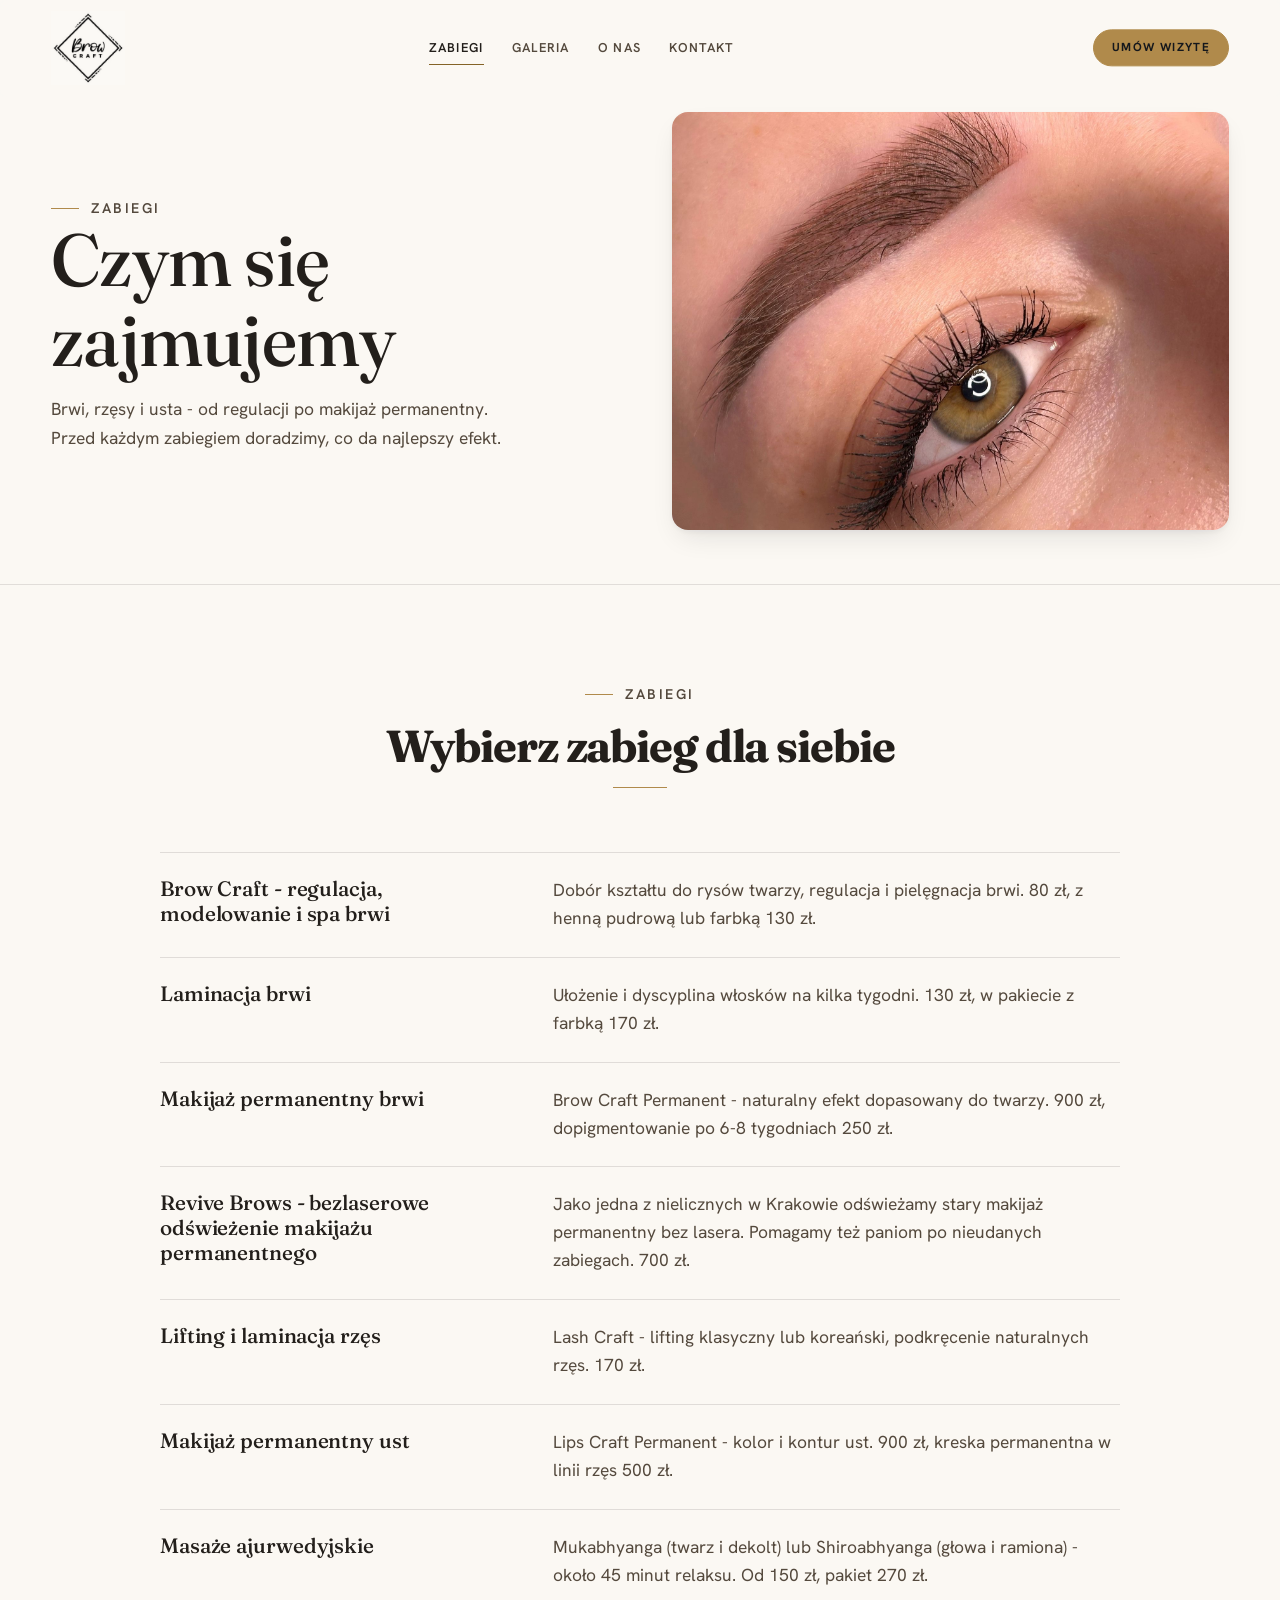
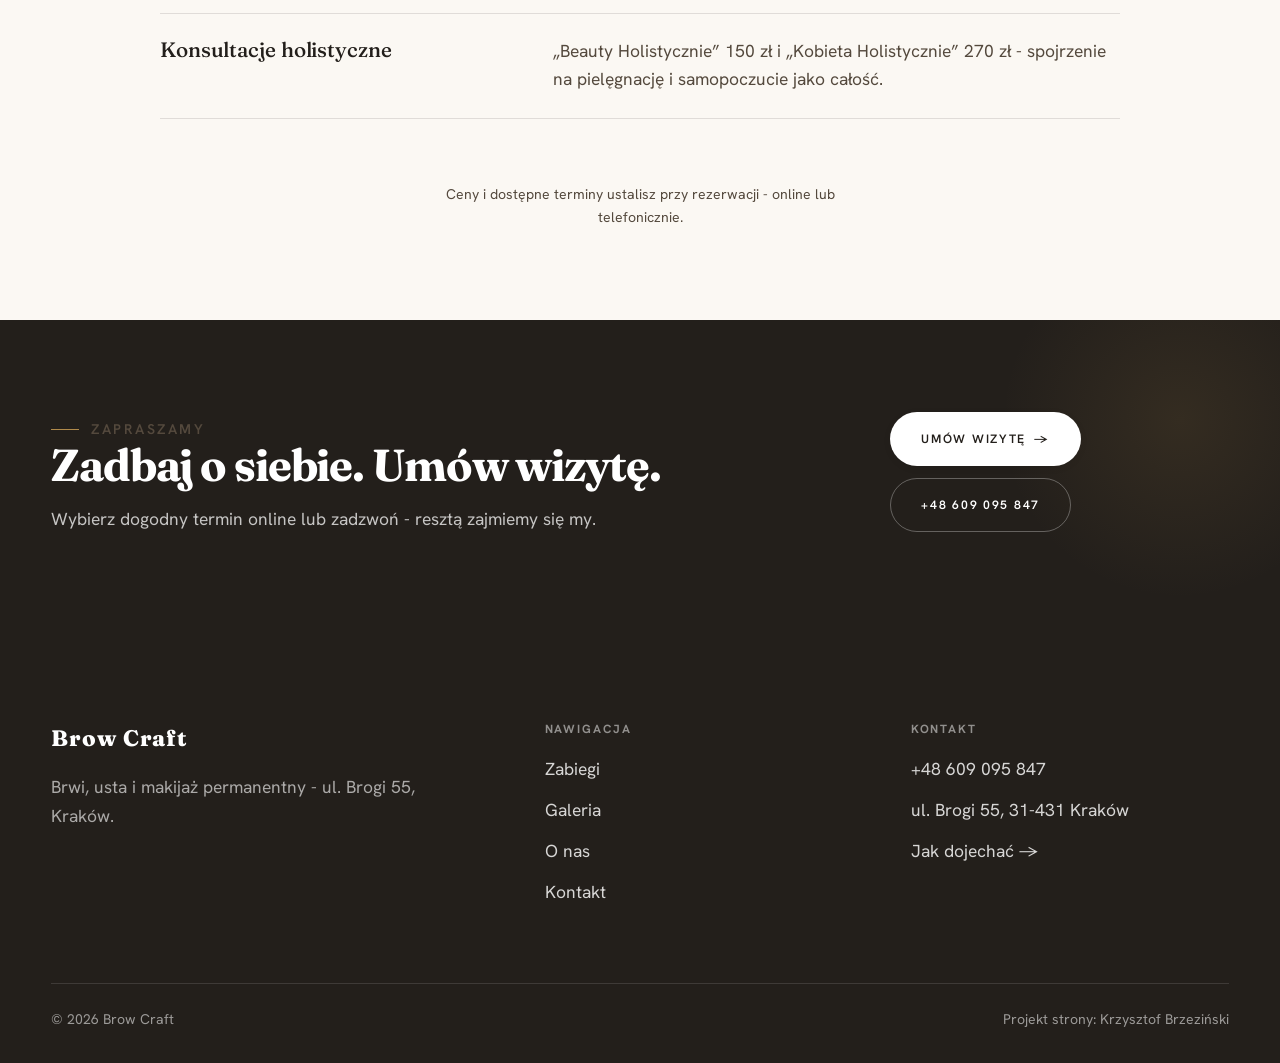
<file: oferta.html>
<!DOCTYPE html>
<html lang="pl">
<head>
<meta charset="UTF-8">
<meta name="viewport" content="width=device-width, initial-scale=1.0">
<title>Zabiegi - Brow Craft</title>
<meta name="description" content="Brow Craft - stylizacja brwi, lifting rzęs i makijaż permanentny. Indywidualne podejście i naturalny efekt. Umów wizytę.">
<link rel="preconnect" href="https://fonts.googleapis.com">
<link rel="preconnect" href="https://fonts.gstatic.com" crossorigin>
<link href="https://fonts.googleapis.com/css2?family=Fraunces:wght@500;600;700&family=Hanken+Grotesk:wght@400;500;600&display=swap" rel="stylesheet">
<link rel="stylesheet" href="assets/styles.css">
</head>
<body>

<header class="nav">
  <div class="wrap nav-inner">
    <a class="brand brand-has-logo" href="index.html"><img class="brand-logo" src="img/logo.png" alt="Brow Craft"></a>
    <nav class="nav-links">
      <a href="oferta.html" class="active">Zabiegi</a>
      <a href="realizacje.html">Galeria</a>
      <a href="o-nas.html">O nas</a>
      <a href="kontakt.html">Kontakt</a>
      <a href="kontakt.html" class="btn btn-accent">Umów wizytę</a>
    </nav>
    <button class="nav-toggle" aria-label="Menu"><span></span><span></span><span></span></button>
  </div>
</header>

<section class="pagehead pagehead-soft">
  <div class="wrap">
    <figure class="ph-fig reveal"><img src="img/g2.jpg" alt="Brow Craft - Czym się zajmujemy" loading="lazy"></figure>
    <div class="ph-copy reveal">
      <span class="eyebrow">Zabiegi</span>
      <h1>Czym się zajmujemy</h1>
      <p>Brwi, rzęsy i usta - od regulacji po makijaż permanentny. Przed każdym zabiegiem doradzimy, co da najlepszy efekt.</p>
    </div>
  </div>
</section>
<section class="menu-sec">
  <div class="wrap">
    <div class="head center reveal">
      <span class="eyebrow">Zabiegi</span>
      <h2>Wybierz zabieg dla siebie</h2>
    </div>
    <div class="cennik">
      <div class="cennik-row reveal"><div class="cn-name"><h3>Brow Craft - regulacja, modelowanie i spa brwi</h3></div><div class="cn-desc">Dobór kształtu do rysów twarzy, regulacja i pielęgnacja brwi. 80 zł, z henną pudrową lub farbką 130 zł.</div></div>
      <div class="cennik-row reveal"><div class="cn-name"><h3>Laminacja brwi</h3></div><div class="cn-desc">Ułożenie i dyscyplina włosków na kilka tygodni. 130 zł, w pakiecie z farbką 170 zł.</div></div>
      <div class="cennik-row reveal"><div class="cn-name"><h3>Makijaż permanentny brwi</h3></div><div class="cn-desc">Brow Craft Permanent - naturalny efekt dopasowany do twarzy. 900 zł, dopigmentowanie po 6-8 tygodniach 250 zł.</div></div>
      <div class="cennik-row reveal"><div class="cn-name"><h3>Revive Brows - bezlaserowe odświeżenie makijażu permanentnego</h3></div><div class="cn-desc">Jako jedna z nielicznych w Krakowie odświeżamy stary makijaż permanentny bez lasera. Pomagamy też paniom po nieudanych zabiegach. 700 zł.</div></div>
      <div class="cennik-row reveal"><div class="cn-name"><h3>Lifting i laminacja rzęs</h3></div><div class="cn-desc">Lash Craft - lifting klasyczny lub koreański, podkręcenie naturalnych rzęs. 170 zł.</div></div>
      <div class="cennik-row reveal"><div class="cn-name"><h3>Makijaż permanentny ust</h3></div><div class="cn-desc">Lips Craft Permanent - kolor i kontur ust. 900 zł, kreska permanentna w linii rzęs 500 zł.</div></div>
      <div class="cennik-row reveal"><div class="cn-name"><h3>Masaże ajurwedyjskie</h3></div><div class="cn-desc">Mukabhyanga (twarz i dekolt) lub Shiroabhyanga (głowa i ramiona) - około 45 minut relaksu. Od 150 zł, pakiet 270 zł.</div></div>
      <div class="cennik-row reveal"><div class="cn-name"><h3>Konsultacje holistyczne</h3></div><div class="cn-desc">„Beauty Holistycznie” 150 zł i „Kobieta Holistycznie” 270 zł - spojrzenie na pielęgnację i samopoczucie jako całość.</div></div>
    </div>
    <p class="menu-note">Ceny i dostępne terminy ustalisz przy rezerwacji - online lub telefonicznie.</p>
  </div>
</section>
<section class="cta">
  <div class="wrap">
    <div class="reveal">
      <span class="eyebrow">Zapraszamy</span>
      <h2>Zadbaj o siebie. Umów wizytę.</h2>
      <p>Wybierz dogodny termin online lub zadzwoń - resztą zajmiemy się my.</p>
    </div>
    <div class="cta-actions reveal">
      <a href="kontakt.html" class="btn btn-light">Umów wizytę <span class="arr">→</span></a>
      <a href="tel:+48609095847" class="btn btn-ghost" style="color:#fff;border-color:rgba(255,255,255,.3)">+48 609 095 847</a>
    </div>
  </div>
</section>

<footer>
  <div class="wrap">
    <div class="foot-grid">
      <div class="foot-brand">
        <div class="name">Brow Craft</div>
        <p>Brwi, usta i makijaż permanentny - ul. Brogi 55, Kraków.</p>
      </div>
      <div class="foot-col">
        <h4>Nawigacja</h4>
        <a href="oferta.html">Zabiegi</a>
        <a href="realizacje.html">Galeria</a>
        <a href="o-nas.html">O nas</a>
        <a href="kontakt.html">Kontakt</a>
      </div>
      <div class="foot-col">
        <h4>Kontakt</h4>
        <a href="tel:+48609095847">+48 609 095 847</a>
        <p>ul. Brogi 55, 31-431 Kraków</p>
        <a href="https://maps.app.goo.gl/QyicbY6uXin8uvLQ9" target="_blank" rel="noopener">Jak dojechać →</a>
      </div>
    </div>
    <div class="foot-bot">
      <span>© 2026 Brow Craft</span>
      <span>Projekt strony: Krzysztof Brzeziński</span>
    </div>
  </div>
</footer>
<div class="sticky-reserve"><a class="sr-book" href="kontakt.html">Umów wizytę</a><a class="sr-call" href="tel:+48609095847" aria-label="Zadzwoń"><svg class="ico-tel" width="16" height="16" viewBox="0 0 24 24" fill="none" aria-hidden="true"><path d="M6.6 10.8a15.5 15.5 0 0 0 6.6 6.6l2.2-2.2a1 1 0 0 1 1-.24 11.4 11.4 0 0 0 3.6.58 1 1 0 0 1 1 1V20a1 1 0 0 1-1 1A17 17 0 0 1 3 4a1 1 0 0 1 1-1h3.5a1 1 0 0 1 1 1c0 1.25.2 2.46.58 3.6a1 1 0 0 1-.25 1l-2.23 2.2Z" fill="currentColor"/></svg></a></div>

<script src="assets/main.js"></script>
</body>
</html>
</file>
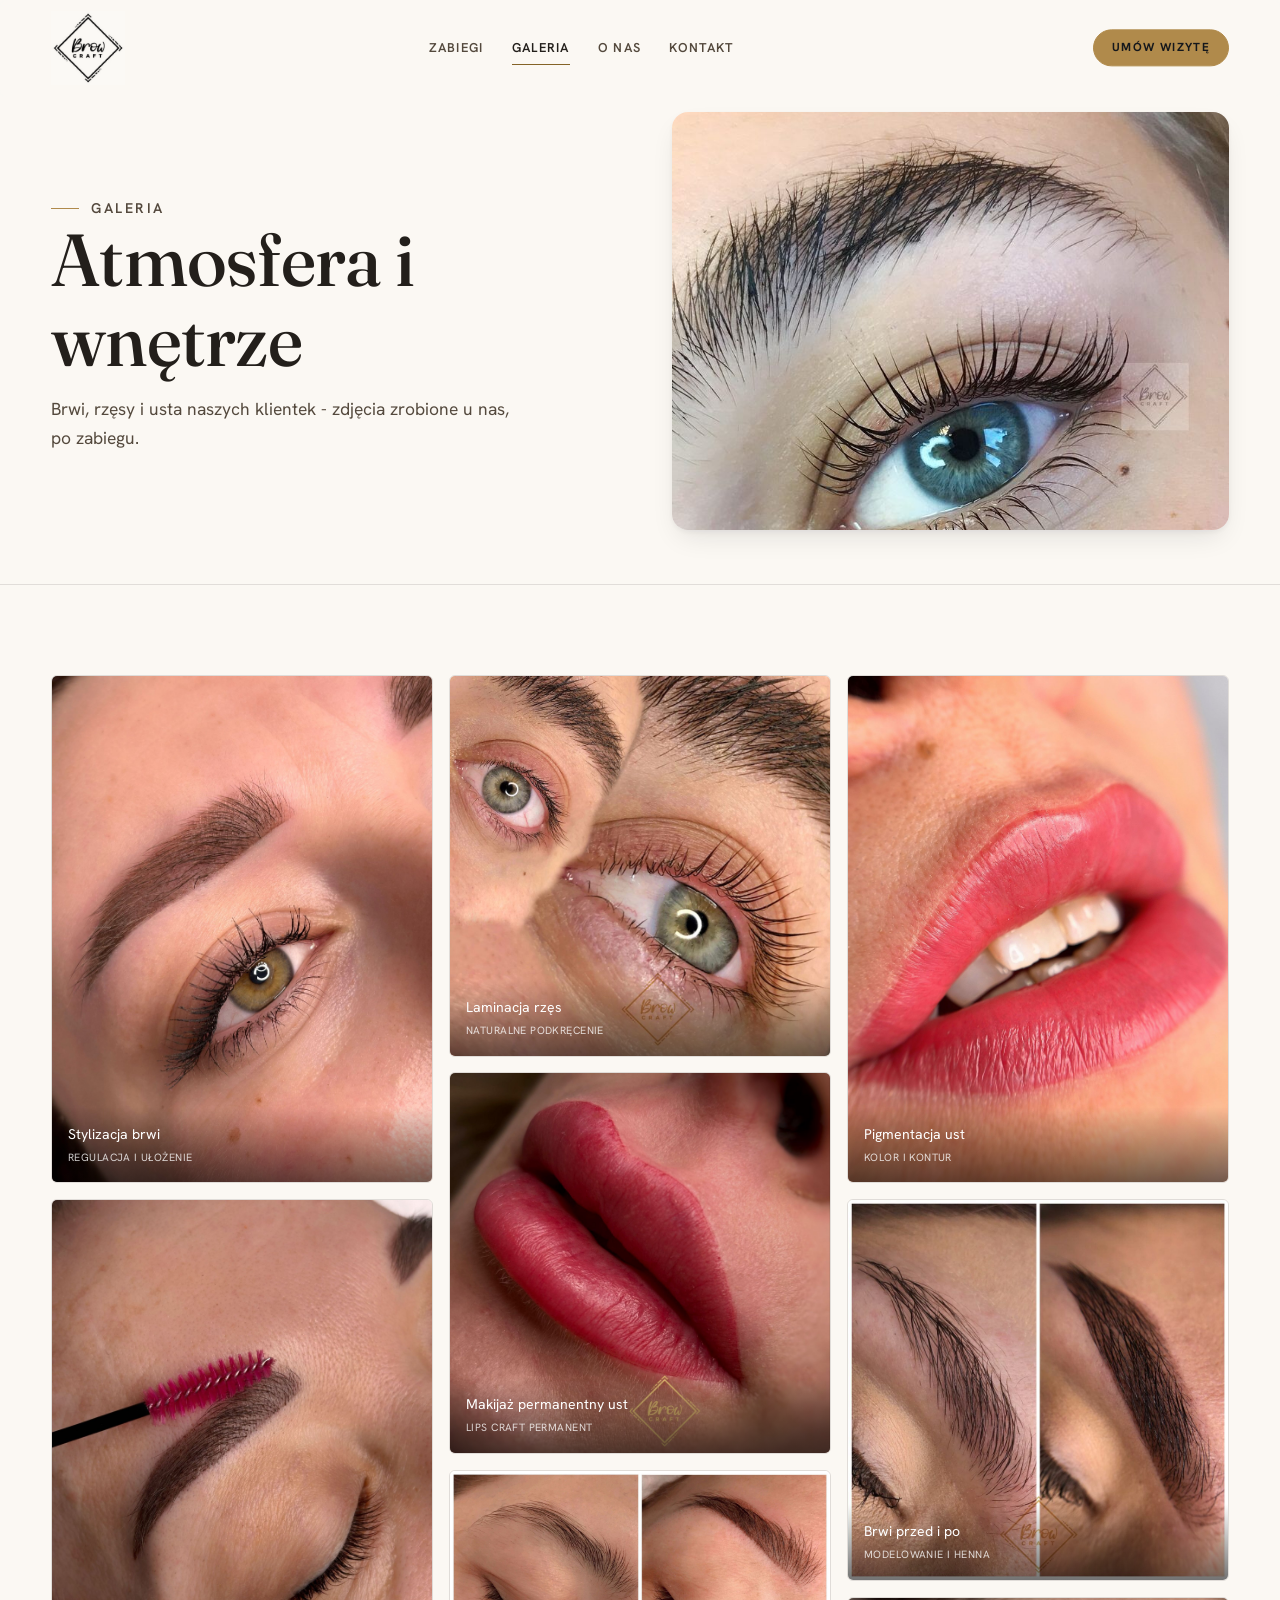
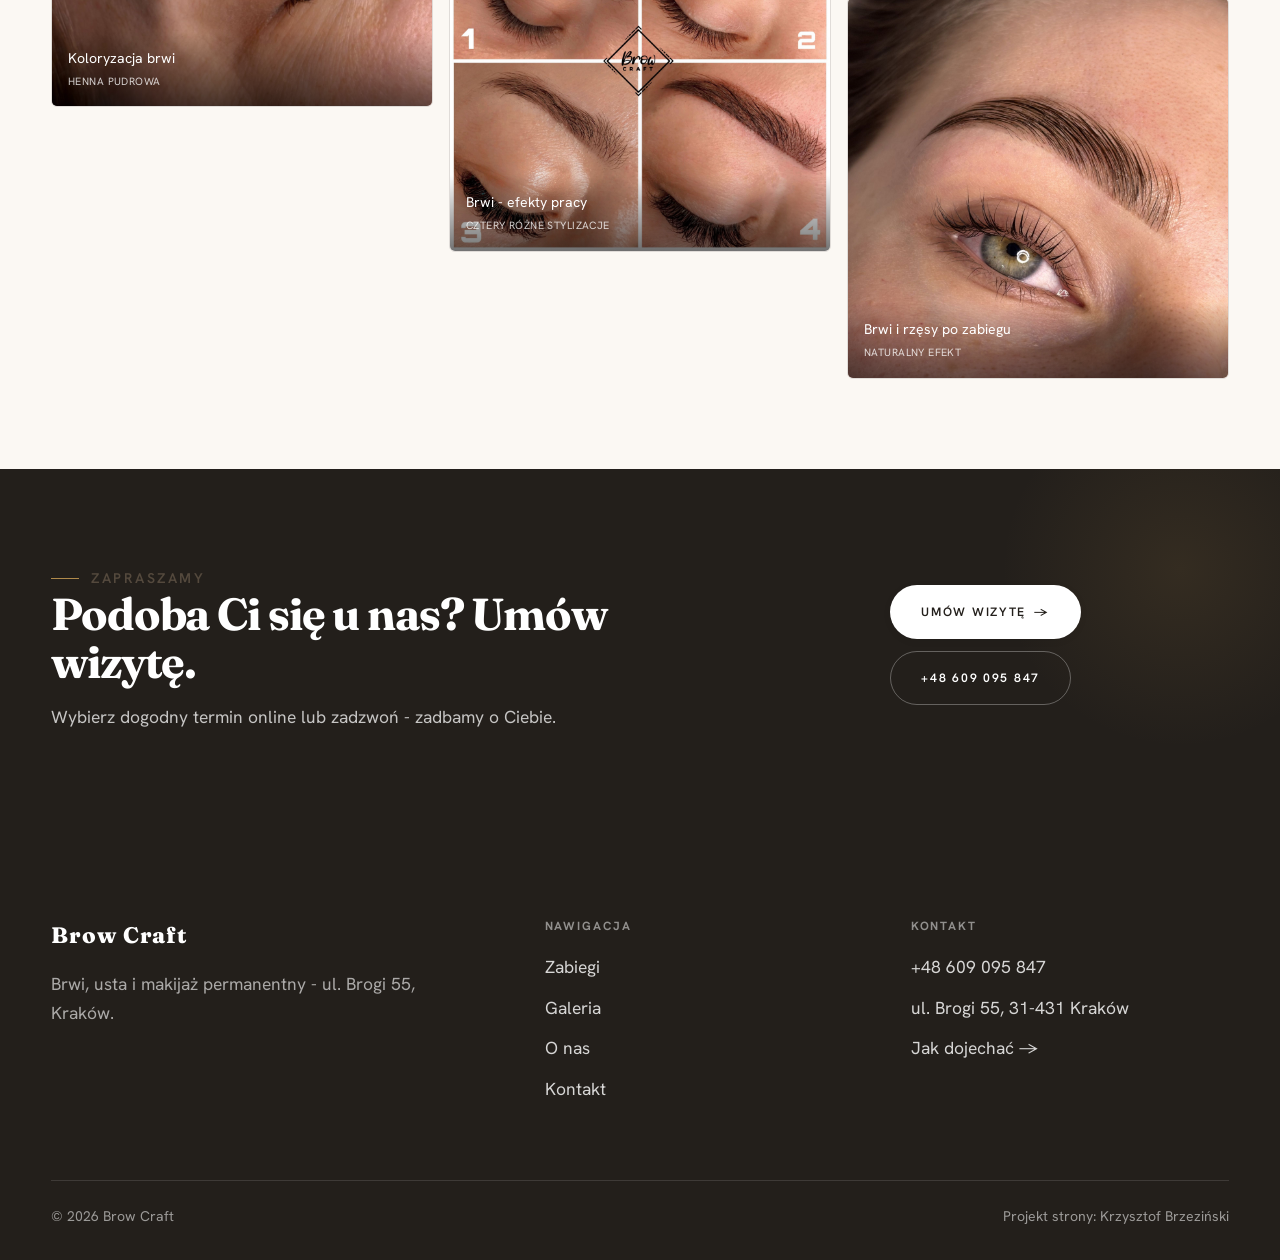
<file: realizacje.html>
<!DOCTYPE html>
<html lang="pl">
<head>
<meta charset="UTF-8">
<meta name="viewport" content="width=device-width, initial-scale=1.0">
<title>Galeria - Brow Craft</title>
<meta name="description" content="Galeria Brow Craft: Stylizacja brwi, Lifting rzęs, Henna i koloryzacja, Makijaż permanentny, Laminacja brwi">
<link rel="preconnect" href="https://fonts.googleapis.com">
<link rel="preconnect" href="https://fonts.gstatic.com" crossorigin>
<link href="https://fonts.googleapis.com/css2?family=Fraunces:wght@500;600;700&family=Hanken+Grotesk:wght@400;500;600&display=swap" rel="stylesheet">
<link rel="stylesheet" href="assets/styles.css">
</head>
<body>

<header class="nav">
  <div class="wrap nav-inner">
    <a class="brand brand-has-logo" href="index.html"><img class="brand-logo" src="img/logo.png" alt="Brow Craft"></a>
    <nav class="nav-links">
      <a href="oferta.html">Zabiegi</a>
      <a href="realizacje.html" class="active">Galeria</a>
      <a href="o-nas.html">O nas</a>
      <a href="kontakt.html">Kontakt</a>
      <a href="kontakt.html" class="btn btn-accent">Umów wizytę</a>
    </nav>
    <button class="nav-toggle" aria-label="Menu"><span></span><span></span><span></span></button>
  </div>
</header>

<section class="pagehead pagehead-soft">
  <div class="wrap">
    <figure class="ph-fig reveal"><img src="img/g1.jpg" alt="Brow Craft - Atmosfera i wnętrze" loading="lazy"></figure>
    <div class="ph-copy reveal">
      <span class="eyebrow">Galeria</span>
      <h1>Atmosfera i wnętrze</h1>
      <p>Brwi, rzęsy i usta naszych klientek - zdjęcia zrobione u nas, po zabiegu.</p>
    </div>
  </div>
</section>
<section>
  <div class="wrap">
    <div class="gallery-masonry">
      <figure class="m-tile reveal"><img src="img/g2.jpg" alt="Stylizacja brwi" loading="lazy"><div class="cap">Stylizacja brwi<small>regulacja i ułożenie</small></div></figure>
      <figure class="m-tile reveal"><img src="img/g3.jpg" alt="Koloryzacja brwi" loading="lazy"><div class="cap">Koloryzacja brwi<small>henna pudrowa</small></div></figure>
      <figure class="m-tile reveal"><img src="img/g4.jpg" alt="Laminacja rzęs" loading="lazy"><div class="cap">Laminacja rzęs<small>naturalne podkręcenie</small></div></figure>
      <figure class="m-tile reveal"><img src="img/g5.jpg" alt="Makijaż permanentny ust" loading="lazy"><div class="cap">Makijaż permanentny ust<small>Lips Craft Permanent</small></div></figure>
      <figure class="m-tile reveal"><img src="img/g6.jpg" alt="Brwi - efekty pracy" loading="lazy"><div class="cap">Brwi - efekty pracy<small>cztery różne stylizacje</small></div></figure>
      <figure class="m-tile reveal"><img src="img/g7.jpg" alt="Pigmentacja ust" loading="lazy"><div class="cap">Pigmentacja ust<small>kolor i kontur</small></div></figure>
      <figure class="m-tile reveal"><img src="img/g8.jpg" alt="Brwi przed i po" loading="lazy"><div class="cap">Brwi przed i po<small>modelowanie i henna</small></div></figure>
      <figure class="m-tile reveal"><img src="img/g9.jpg" alt="Brwi i rzęsy po zabiegu" loading="lazy"><div class="cap">Brwi i rzęsy po zabiegu<small>naturalny efekt</small></div></figure>
    </div>
  </div>
</section>
<section class="cta">
  <div class="wrap">
    <div class="reveal">
      <span class="eyebrow">Zapraszamy</span>
      <h2>Podoba Ci się u nas? Umów wizytę.</h2>
      <p>Wybierz dogodny termin online lub zadzwoń - zadbamy o Ciebie.</p>
    </div>
    <div class="cta-actions reveal">
      <a href="kontakt.html" class="btn btn-light">Umów wizytę <span class="arr">→</span></a>
      <a href="tel:+48609095847" class="btn btn-ghost" style="color:#fff;border-color:rgba(255,255,255,.3)">+48 609 095 847</a>
    </div>
  </div>
</section>

<footer>
  <div class="wrap">
    <div class="foot-grid">
      <div class="foot-brand">
        <div class="name">Brow Craft</div>
        <p>Brwi, usta i makijaż permanentny - ul. Brogi 55, Kraków.</p>
      </div>
      <div class="foot-col">
        <h4>Nawigacja</h4>
        <a href="oferta.html">Zabiegi</a>
        <a href="realizacje.html">Galeria</a>
        <a href="o-nas.html">O nas</a>
        <a href="kontakt.html">Kontakt</a>
      </div>
      <div class="foot-col">
        <h4>Kontakt</h4>
        <a href="tel:+48609095847">+48 609 095 847</a>
        <p>ul. Brogi 55, 31-431 Kraków</p>
        <a href="https://maps.app.goo.gl/QyicbY6uXin8uvLQ9" target="_blank" rel="noopener">Jak dojechać →</a>
      </div>
    </div>
    <div class="foot-bot">
      <span>© 2026 Brow Craft</span>
      <span>Projekt strony: Krzysztof Brzeziński</span>
    </div>
  </div>
</footer>
<div class="sticky-reserve"><a class="sr-book" href="kontakt.html">Umów wizytę</a><a class="sr-call" href="tel:+48609095847" aria-label="Zadzwoń"><svg class="ico-tel" width="16" height="16" viewBox="0 0 24 24" fill="none" aria-hidden="true"><path d="M6.6 10.8a15.5 15.5 0 0 0 6.6 6.6l2.2-2.2a1 1 0 0 1 1-.24 11.4 11.4 0 0 0 3.6.58 1 1 0 0 1 1 1V20a1 1 0 0 1-1 1A17 17 0 0 1 3 4a1 1 0 0 1 1-1h3.5a1 1 0 0 1 1 1c0 1.25.2 2.46.58 3.6a1 1 0 0 1-.25 1l-2.23 2.2Z" fill="currentColor"/></svg></a></div>

<script src="assets/main.js"></script>
</body>
</html>
</file>
<file: assets/styles.css>
/* ============================================================
   STOLBASZ — premium, architektoniczny B2B fit-out
   Jasna paleta, zero brązu. System wg premium-web-craft.
   Projekt strony: Krzysztof Brzeziński
   ============================================================ */

:root{
  /* PALETA — luksusowa: kość słoniowa + espresso + szampańskie złoto */
  --paper:#FBF8F3;          /* główne tło — ciepła kość słoniowa */
  --paper-2:#F3EDE2;        /* sekcje alternatywne — szampański beż */
  --paper-3:#F3EDE2;        /* delikatne wypełnienia */
  --ink:#231F1B;            /* tekst główny — głębokie espresso */
  --ink-soft:#54493D;       /* nagłówki drugorzędne */
  --muted:#94897B;          /* tekst poboczny */
  --line:rgba(35,31,27,.12);/* hairline */
  --accent:#B08A4B;         /* szampańskie złoto — jedyny akcent */
  --accent-d:#846327;
  --accent-soft:rgba(176,138,75,.12);
  --dark:#231F1B;           /* sekcje ciemne (stopka/CTA) */

  /* ODSTĘPY — skala 4/8 */
  --space-1:4px; --space-2:8px; --space-3:12px; --space-4:16px; --space-5:24px;
  --space-6:32px; --space-7:48px; --space-8:64px; --space-9:96px; --space-10:128px;

  /* TYPOGRAFIA — fluid clamp() */
  --text-sm:clamp(.82rem,.8rem + .1vw,.9rem);
  --text-base:clamp(1rem,.97rem + .15vw,1.1rem);
  --text-lg:clamp(1.12rem,1.05rem + .3vw,1.3rem);
  --text-h3:clamp(1.2rem,1.1rem + .5vw,1.5rem);
  --text-h2:clamp(1.9rem,1.5rem + 1.9vw,2.8rem);
  --text-h1:clamp(2.6rem,1.9rem + 3.6vw,4.6rem);

  /* PROMIENIE — architektoniczne, raczej ostre */
  --r-sm:3px; --r-md:6px; --r-lg:10px;

  /* RUCH */
  --ease:cubic-bezier(.25,.46,.45,.94); --dur:.24s;

  /* CIENIE — miękkie, warstwowe */
  --sh-sm:0 1px 2px rgba(16,24,32,.04), 0 2px 8px rgba(16,24,32,.05);
  --sh-md:0 2px 6px rgba(16,24,32,.05), 0 12px 28px -8px rgba(16,24,32,.12);
  --sh-lg:0 6px 14px rgba(16,24,32,.07), 0 26px 56px -18px rgba(16,24,32,.22);

  --hairline:1px solid var(--line);

  --font-display:'Fraunces',serif;
  --font-body:'Hanken Grotesk',sans-serif;
}

*{box-sizing:border-box;margin:0;padding:0}
html{scroll-behavior:smooth}
body{
  font-family:var(--font-body);
  font-size:var(--text-base);
  line-height:1.65;
  color:var(--ink);
  background:var(--paper);
  -webkit-font-smoothing:antialiased;
  text-rendering:optimizeLegibility;
}
img{max-width:100%;display:block}
a{color:inherit;text-decoration:none}

.wrap{width:min(92%,1180px);margin-inline:auto}
section{padding-block:clamp(52px,6.5vw,96px)}

h1,h2,h3{font-family:var(--font-display);font-weight:700;line-height:1.08;letter-spacing:-.02em;color:var(--ink)}
h1{font-size:var(--text-h1);letter-spacing:-.035em}
h2{font-size:var(--text-h2);letter-spacing:-.025em}
h3{font-size:var(--text-h3)}
p{max-width:65ch}

.eyebrow{
  font-family:var(--font-body);
  font-size:var(--text-sm);
  font-weight:600;
  letter-spacing:.18em;
  text-transform:uppercase;
  color:var(--accent);
  display:inline-flex;align-items:center;gap:var(--space-3);
}
.eyebrow::before{content:"";width:28px;height:1px;background:var(--accent);display:inline-block}

.muted{color:var(--muted)}
.lead{font-size:var(--text-lg);line-height:1.55;color:var(--ink-soft);max-width:50ch}

/* ---------- BUTTONS ---------- */
.btn{
  display:inline-flex;align-items:center;gap:var(--space-2);
  font-weight:600;font-size:var(--text-sm);letter-spacing:.02em;
  padding:var(--space-4) var(--space-6);
  border-radius:var(--r-sm);
  transition:transform var(--dur) var(--ease),box-shadow var(--dur) var(--ease),background var(--dur) var(--ease);
  cursor:pointer;border:1px solid transparent;
}
.btn-accent{background:var(--accent);color:#fff;box-shadow:var(--sh-sm)}
.btn-accent:hover{background:var(--accent-d);transform:translateY(-2px);box-shadow:var(--sh-md)}
.btn-accent:active{transform:translateY(0);box-shadow:var(--sh-sm)}
.btn-ghost{background:transparent;color:var(--ink);border-color:var(--line)}
.btn-ghost:hover{border-color:var(--accent);color:var(--accent);transform:translateY(-2px)}
.btn-light{background:#fff;color:var(--ink);box-shadow:var(--sh-sm)}
.btn-light:hover{transform:translateY(-2px);box-shadow:var(--sh-md)}
.btn .arr{transition:transform var(--dur) var(--ease)}
.btn:hover .arr{transform:translateX(4px)}

/* ---------- NAV ---------- */
.nav{
  position:sticky;top:0;z-index:50;
  background:color-mix(in srgb,var(--paper) 88%,transparent);
  backdrop-filter:saturate(140%) blur(10px);
  border-bottom:var(--hairline);
}
.nav-inner{display:flex;align-items:center;justify-content:space-between;height:72px}
.brand{display:flex;flex-direction:column;line-height:1}
.brand .name{font-family:var(--font-display);font-weight:800;font-size:1.35rem;letter-spacing:.04em}
.brand .sub{font-size:.62rem;letter-spacing:.34em;text-transform:uppercase;color:var(--muted);margin-top:5px}
.nav-links{display:flex;align-items:center;gap:var(--space-6)}
.nav-links a{font-size:var(--text-sm);font-weight:500;color:var(--ink-soft);position:relative;padding-block:4px;transition:color var(--dur) var(--ease)}
.nav-links a::after{content:"";position:absolute;left:0;bottom:0;width:0;height:1.5px;background:var(--accent);transition:width var(--dur) var(--ease)}
.nav-links a:hover,.nav-links a.active{color:var(--ink)}
.nav-links a:hover::after,.nav-links a.active::after{width:100%}
.nav-links .btn{padding:var(--space-2) var(--space-5)}
/* przyciski w nav: właściwy kolor (przebij .nav-links a) + bez podkreślenia */
.nav-links a.btn-accent{color:#fff}
.nav-links a.btn-ghost,.nav-links a.btn-light{color:var(--ink)}
.nav-links a.btn::after{display:none}
.nav-toggle{display:none;background:none;border:none;cursor:pointer;flex-direction:column;gap:5px;padding:8px}
.nav-toggle span{width:24px;height:2px;background:var(--ink);transition:var(--dur)}

/* ---------- HERO (split) ---------- */
.hero{position:relative;overflow:hidden;border-bottom:var(--hairline)}
.hero-grid{display:grid;grid-template-columns:1.05fr .95fr;gap:clamp(24px,4vw,60px);align-items:center;
  padding-block:clamp(36px,4.5vw,64px)}
.hero-copy .eyebrow{margin-bottom:var(--space-5)}
.hero-copy h1{margin-bottom:var(--space-5)}
.hero-copy .lead{margin-bottom:var(--space-7)}
.hero-actions{display:flex;flex-wrap:wrap;gap:var(--space-4)}
.hero-art{position:relative;aspect-ratio:4/3;border-radius:var(--r-lg);overflow:hidden;box-shadow:var(--sh-lg)}
.hero-art img{width:100%;height:100%;object-fit:cover}
.hero-art::after{content:"";position:absolute;inset:0;background:linear-gradient(180deg,transparent 55%,rgba(18,24,28,.28))}
.hero-badge{position:absolute;left:var(--space-5);bottom:var(--space-5);z-index:2;
  background:rgba(252,252,251,.94);backdrop-filter:blur(4px);
  border-radius:var(--r-md);padding:var(--space-4) var(--space-5);box-shadow:var(--sh-md);max-width:78%}
.hero-badge strong{display:block;font-family:var(--font-display);font-size:1rem;letter-spacing:-.01em}
.hero-badge span{font-size:var(--text-sm);color:var(--muted)}

/* ---------- HERO duży / kinowy (strona główna) ---------- */
.hero-cine{position:relative;min-height:clamp(560px,82vh,840px);min-height:clamp(560px,82svh,840px);display:flex;align-items:center;overflow:hidden;border-bottom:var(--hairline)}
.hero-cine>img{position:absolute;inset:0;width:100%;height:100%;object-fit:cover;z-index:0}
.hero-cine::after{content:"";position:absolute;inset:0;z-index:1;
  background:linear-gradient(95deg,rgba(13,18,23,.86) 0%,rgba(13,18,23,.64) 32%,rgba(13,18,23,.24) 62%,rgba(13,18,23,.04) 100%)}
.hero-cine .wrap{position:relative;z-index:2;padding-block:var(--space-8)}
.hero-cine .hero-copy{max-width:660px}
.hero-cine .eyebrow{color:#fff;margin-bottom:var(--space-5)}
.hero-cine .eyebrow::before{background:#fff}
.hero-cine h1{color:#fff;margin-bottom:var(--space-5);font-size:clamp(2.9rem,2rem + 4.4vw,5.2rem)}
.hero-cine .lead{color:rgba(255,255,255,.92);max-width:48ch;margin-bottom:var(--space-7)}
.hero-cine .hero-actions{display:flex;flex-wrap:wrap;gap:var(--space-4)}
@media(max-width:680px){
  .hero-cine{min-height:clamp(520px,76vh,640px);min-height:clamp(520px,76svh,640px);align-items:flex-end}
  .hero-cine::after{background:linear-gradient(0deg,rgba(13,18,23,.9) 6%,rgba(13,18,23,.45) 55%,rgba(13,18,23,.25) 100%)}
  .hero-cine .wrap{padding-bottom:var(--space-9)}
}

/* full-bleed hero variant (podstrony) */
.pagehead{position:relative;min-height:46vh;min-height:46svh;display:flex;align-items:flex-end;overflow:hidden;border-bottom:var(--hairline)}
.pagehead img{position:absolute;inset:0;width:100%;height:100%;object-fit:cover}
.pagehead::after{content:"";position:absolute;inset:0;background:linear-gradient(180deg,rgba(18,24,28,.25),rgba(18,24,28,.62))}
.pagehead .wrap{position:relative;z-index:2;padding-block:var(--space-9);color:#fff}
.pagehead h1{color:#fff;max-width:18ch}
.pagehead .eyebrow{color:#fff}
.pagehead .eyebrow::before{background:#fff}
.pagehead p{color:rgba(255,255,255,.86);margin-top:var(--space-4);max-width:54ch}

/* ---------- STRIP (pasek skrótów / liczby) ---------- */
.strip{background:var(--dark);color:#fff}
.strip .wrap{display:grid;grid-template-columns:repeat(4,1fr);gap:var(--space-6);padding-block:var(--space-8)}
.strip .item .k{font-family:var(--font-display);font-size:clamp(1.6rem,1.2rem + 1.4vw,2.4rem);font-weight:800;letter-spacing:-.02em;color:#fff}
.strip .item .v{font-size:var(--text-sm);color:rgba(255,255,255,.66);margin-top:var(--space-2);line-height:1.45}
.strip .item{border-left:2px solid var(--accent);padding-left:var(--space-5)}

/* ---------- SECTION HEAD ---------- */
.head{max-width:48rem;margin-bottom:var(--space-8)}
.head.center{margin-inline:auto;text-align:center}
.head .eyebrow{margin-bottom:var(--space-4)}
.head h2{margin-bottom:var(--space-4)}
.head p{color:var(--muted);font-size:var(--text-lg);line-height:1.55}
.head.center p{margin-inline:auto}

/* ---------- INTRO SPLIT ---------- */
.split{display:grid;grid-template-columns:.92fr 1.08fr;gap:clamp(28px,5vw,80px);align-items:center}
.split.rev{grid-template-columns:1.08fr .92fr}
.split.rev .split-art{order:-1}
.split-art{position:relative;aspect-ratio:5/4;border-radius:var(--r-lg);overflow:hidden;box-shadow:var(--sh-lg)}
.split-art img{width:100%;height:100%;object-fit:cover}
.split-copy h2{margin-bottom:var(--space-5)}
.split-copy p+p{margin-top:var(--space-4)}
.split-copy .btn{margin-top:var(--space-6)}

/* ---------- SERVICES (zakres) ---------- */
.svc-grid{display:grid;grid-template-columns:repeat(auto-fit,minmax(280px,1fr));gap:var(--space-5)}
.svc{background:#fff;border:var(--hairline);border-radius:var(--r-md);padding:var(--space-7) var(--space-6);
  transition:transform var(--dur) var(--ease),box-shadow var(--dur) var(--ease),border-color var(--dur) var(--ease);
  position:relative;overflow:hidden}
.svc::before{content:"";position:absolute;left:0;top:0;width:3px;height:0;background:var(--accent);transition:height var(--dur) var(--ease)}
.svc:hover{transform:translateY(-4px);box-shadow:var(--sh-md);border-color:transparent}
.svc:hover::before{height:100%}
.svc .ic{font-family:var(--font-display);font-size:.8rem;font-weight:700;letter-spacing:.12em;color:var(--accent);margin-bottom:var(--space-4)}
.svc h3{margin-bottom:var(--space-3);font-size:1.22rem}
.svc p{color:var(--muted);font-size:var(--text-base);line-height:1.6}

/* big detailed service rows */
.svc-row{display:grid;grid-template-columns:.8fr 1.2fr;gap:clamp(20px,4vw,60px);align-items:center;padding-block:var(--space-8)}
.svc-row+.svc-row{border-top:var(--hairline)}
.svc-row.rev{grid-template-columns:1.2fr .8fr}
.svc-row.rev .svc-row-art{order:-1}
.svc-row-art{aspect-ratio:4/3;border-radius:var(--r-md);overflow:hidden;box-shadow:var(--sh-md)}
.svc-row-art img{width:100%;height:100%;object-fit:cover}
.svc-row h3{font-size:1.5rem;margin-bottom:var(--space-4)}
.svc-row .num{font-family:var(--font-display);font-size:.85rem;font-weight:700;letter-spacing:.14em;color:var(--accent);display:block;margin-bottom:var(--space-3)}
.svc-row ul{list-style:none;margin-top:var(--space-4);display:flex;flex-direction:column;gap:var(--space-2)}
.svc-row li{position:relative;padding-left:var(--space-5);color:var(--muted);font-size:var(--text-base)}
.svc-row li::before{content:"";position:absolute;left:0;top:.62em;width:8px;height:1px;background:var(--accent)}

/* ---------- GALLERY (realizacje) ---------- */
.gallery{display:grid;grid-template-columns:repeat(12,1fr);gap:var(--space-4);grid-auto-rows:200px}
/* GALERIA MASONRY — pionowe zdjęcia (portrety beauty/wellness) bez przycinania: kolumny, height auto */
.gallery-masonry{column-count:3;column-gap:var(--space-4)}
@media(max-width:900px){.gallery-masonry{column-count:2}}
@media(max-width:560px){.gallery-masonry{column-count:1}}
.gallery-masonry .m-tile{break-inside:avoid;margin:0 0 var(--space-4);padding:0;position:relative;overflow:hidden;border-radius:var(--r-md);border:1px solid var(--line)}
.gallery-masonry .m-tile img{width:100%;height:auto;display:block}
.gallery-masonry .m-tile .cap{position:absolute;left:0;right:0;bottom:0;padding:var(--space-4);color:#fff;background:linear-gradient(0deg,rgba(0,0,0,.55),transparent);font-size:var(--text-sm)}
.gallery-masonry .m-tile .cap small{display:block;font-weight:400;opacity:.78;letter-spacing:.04em;text-transform:uppercase;font-size:.66rem;margin-top:3px}
.tile{position:relative;overflow:hidden;border-radius:var(--r-md);box-shadow:var(--sh-sm);
  transition:transform var(--dur) var(--ease),box-shadow var(--dur) var(--ease)}
.tile img{width:100%;height:100%;object-fit:cover;transition:transform .6s var(--ease)}
.tile:hover{box-shadow:var(--sh-md)}
.tile:hover img{transform:scale(1.05)}
.tile .cap{position:absolute;left:0;right:0;bottom:0;padding:var(--space-5) var(--space-4) var(--space-4);
  background:linear-gradient(transparent,rgba(18,24,28,.78));color:#fff;
  font-size:var(--text-sm);font-weight:600;letter-spacing:.01em;
  opacity:0;transform:translateY(8px);transition:var(--dur) var(--ease)}
.tile:hover .cap{opacity:1;transform:translateY(0)}
.tile .cap small{display:block;font-weight:400;opacity:.78;letter-spacing:.04em;text-transform:uppercase;font-size:.66rem;margin-top:3px}
/* bento spans */
.t-wide{grid-column:span 6}
.t-tall{grid-column:span 6;grid-row:span 2}
.t-std{grid-column:span 6}
.t-third{grid-column:span 4}
.t-two3{grid-column:span 8}

/* ---------- TRUST / WIARYGODNOŚĆ ---------- */
.trust{background:var(--paper-2)}
.trust-grid{display:grid;grid-template-columns:repeat(auto-fit,minmax(240px,1fr));gap:var(--space-5);margin-top:var(--space-7)}
.trust-card{background:#fff;border-radius:var(--r-md);padding:var(--space-7) var(--space-6);box-shadow:var(--sh-sm);border-top:3px solid var(--accent)}
.trust-card .big{font-family:var(--font-display);font-size:clamp(1.8rem,1.3rem + 1.6vw,2.6rem);font-weight:800;letter-spacing:-.02em;color:var(--ink);line-height:1}
.trust-card h3{font-size:1.12rem;margin:var(--space-3) 0 var(--space-2)}
.trust-card p{color:var(--muted);font-size:var(--text-base);line-height:1.55}

/* ---------- CTA band ---------- */
.cta{background:var(--dark);color:#fff;position:relative;overflow:hidden}
.cta .wrap{display:grid;grid-template-columns:1.4fr .6fr;gap:var(--space-7);align-items:center;position:relative;z-index:2}
.cta h2{color:#fff;max-width:20ch}
.cta p{color:rgba(255,255,255,.74);margin-top:var(--space-4)}
.cta-actions{display:flex;flex-direction:column;gap:var(--space-3);align-items:flex-start}
.cta::before{content:"";position:absolute;right:-80px;top:-80px;width:360px;height:360px;border-radius:50%;
  background:radial-gradient(circle,var(--accent-soft),transparent 70%)}

/* ---------- CONTACT ---------- */
.contact-grid{display:grid;grid-template-columns:.85fr 1.15fr;gap:clamp(28px,4vw,56px);align-items:start}
.info-list{display:flex;flex-direction:column;gap:var(--space-2)}
.info-row{display:flex;gap:var(--space-4);align-items:flex-start;padding-block:var(--space-4);border-bottom:var(--hairline)}
.info-row .ic{flex:none;width:42px;height:42px;display:grid;place-items:center;border-radius:50%;
  background:var(--accent-soft);color:var(--accent);font-size:1.05rem}
.info-row .lbl{font-size:.72rem;letter-spacing:.14em;text-transform:uppercase;color:var(--muted)}
.info-row .val{font-weight:600;font-size:var(--text-base);margin-top:2px}
.info-row a.val:hover{color:var(--accent)}
.map{border:none;border-radius:var(--r-lg);box-shadow:var(--sh-md);width:100%;height:100%;min-height:380px;filter:grayscale(.2) contrast(1.02)}
.form{background:#fff;border:var(--hairline);border-radius:var(--r-lg);padding:clamp(24px,3vw,40px);box-shadow:var(--sh-sm)}
.form .fld{margin-bottom:var(--space-5)}
.form label{display:block;font-size:var(--text-sm);font-weight:600;margin-bottom:var(--space-2)}
.form input,.form textarea{width:100%;font-family:inherit;font-size:var(--text-base);color:var(--ink);
  padding:var(--space-4);border:var(--hairline);border-radius:var(--r-sm);background:var(--paper);transition:border-color var(--dur)}
.form input:focus,.form textarea:focus{outline:none;border-color:var(--accent);background:#fff}
.form textarea{resize:vertical;min-height:120px}
.form .note{font-size:var(--text-sm);color:var(--muted);margin-top:var(--space-3)}

/* ---------- FOOTER ---------- */
footer{background:var(--dark);color:#fff;padding-block:var(--space-9) var(--space-6)}
.foot-grid{display:grid;grid-template-columns:1.4fr 1fr 1fr;gap:var(--space-7);margin-bottom:var(--space-8)}
.foot-brand .name{font-family:var(--font-display);font-weight:800;font-size:1.4rem;letter-spacing:.04em}
.foot-brand p{color:rgba(255,255,255,.62);margin-top:var(--space-4);font-size:var(--text-base);max-width:38ch}
.foot-col h4{font-size:.74rem;letter-spacing:.16em;text-transform:uppercase;color:rgba(255,255,255,.5);margin-bottom:var(--space-4)}
.foot-col a,.foot-col p{display:block;color:rgba(255,255,255,.82);font-size:var(--text-base);margin-bottom:var(--space-3)}
.foot-col a:hover{color:#fff}
.foot-bot{border-top:1px solid rgba(255,255,255,.12);padding-top:var(--space-5);display:flex;justify-content:space-between;flex-wrap:wrap;gap:var(--space-3);
  font-size:var(--text-sm);color:rgba(255,255,255,.55)}
.foot-bot a:hover{color:#fff}

/* ---------- REVEAL ---------- */
.reveal{opacity:0;transform:translateY(22px);transition:opacity .6s var(--ease),transform .6s var(--ease)}
.reveal.in{opacity:1;transform:none}

/* ---------- RESPONSIVE ---------- */
@media(max-width:920px){
  .hero-grid,.split,.split.rev,.svc-row,.svc-row.rev,.cta .wrap,.contact-grid,.foot-grid{grid-template-columns:1fr}
  .split.rev .split-art,.svc-row.rev .svc-row-art{order:0}
  .hero-art{aspect-ratio:16/10;max-height:420px}
  .strip .wrap{grid-template-columns:repeat(2,1fr);gap:var(--space-7)}
  .gallery{grid-auto-rows:180px}
  .t-wide,.t-tall,.t-std,.t-third,.t-two3{grid-column:span 6}
  .t-tall{grid-row:span 1}
  .cta-actions{flex-direction:row;flex-wrap:wrap}
  .foot-grid{gap:var(--space-6)}
}
@media(max-width:680px){
  .nav-links{position:fixed;inset:72px 0 auto 0;background:var(--paper);flex-direction:column;align-items:stretch;
    gap:0;padding:var(--space-4) 6%;border-bottom:var(--hairline);box-shadow:var(--sh-md);
    transform:translateY(-120%);transition:transform var(--dur) var(--ease)}
  .nav-links.open{transform:translateY(0)}
  .nav-links a{padding-block:var(--space-4);border-bottom:var(--hairline)}
  .nav-links .btn{margin-top:var(--space-3);justify-content:center}
  .nav-toggle{display:flex}
  .strip .wrap{grid-template-columns:1fr}
  .gallery{grid-template-columns:repeat(6,1fr)}
  .foot-grid{grid-template-columns:1fr}
}
@media(prefers-reduced-motion:reduce){
  *{animation-duration:.01ms!important;transition:none!important}
  .reveal{opacity:1!important;transform:none!important}
  html{scroll-behavior:auto}
}

/* ============================================================
   PREMIUM LAYER — destylat deep-researchu branż (anty-AI, spokój).
   Zmienne STOLBASZ (--accent/--ink/--paper/--line/--dark). Ruch ledwo
   zauważalny, krzywa cubic-bezier(.16,.84,.44,1); prefers-reduced-motion
   pokryte blanketem wyżej. Karty hairline zamiast cieni = #1 sygnał „nie-AI".
   ============================================================ */

/* więcej oddechu między sekcjami (liderzy: 110-130px) */
section{padding-block:clamp(64px,8vw,128px)}

/* 1) Aksamitny reveal — dłuższa, miękka krzywa zamiast „skoku" */
.reveal{transition:opacity .9s cubic-bezier(.16,.84,.44,1),transform .9s cubic-bezier(.16,.84,.44,1);will-change:opacity,transform}
/* stagger TYLKO w galerii (tam pozycja = porządek dzieci) */
.gallery .reveal:nth-child(2){transition-delay:.07s}
.gallery .reveal:nth-child(3){transition-delay:.14s}
.gallery .reveal:nth-child(4){transition-delay:.21s}
.gallery .reveal:nth-child(5){transition-delay:.28s}
.gallery .reveal:nth-child(6){transition-delay:.35s}

/* 2) Hero STATYCZNY na .hero-cine — Ken Burns CAŁKIEM WYŁĄCZONY 26.06 (3. zgłoszenie Szymona).
   GENEZA: animowanie scale na <img> hero z teksturami (cegły/framugi) re-samplinguje obraz
   klatka po klatce → na części ekranów drobne drganie/shimmer = „heroshot się trzęsie".
   translateY usunięto wcześniej, scale-only + will-change/GPU NIE wystarczyły do GWARANCJI gładkości.
   Krzysztof zażądał pewności („make sure, że błąd się nie pojawi") > efekt. Zero animacji = 0% drgania.
   Delikatny zoom zostaje TYLKO w pełnoekranowych hero gastro/studio (hg-bg/hs-bg — tło, inny
   mechanizm, chwalone, nigdy nie zgłaszane). NIE wracać do KB na .hero-cine bez realnego testu
   na sprzęcie klienta — to ryzyko regresji „trzęsienia”. */
/* BEZPIECZNY "wow" na hero = jednorazowy FADE-IN (opacity), nie zoom.
   opacity nie dotyka bitmapy → gładkie na KAŻDYM zdjęciu/ekranie/GPU, zero ryzyka migotania.
   Geometryczny ruch (scale/translate) na .hero-cine jest ZAKAZANY (bramka pilnuje). */
@keyframes heroFade{from{opacity:0}to{opacity:1}}
.hero-cine>img{transform:none;animation:heroFade 1.1s ease-out both}

/* 3) Akcentowy hairline pod nagłówkiem sekcji, który „rysuje się" przy wejściu */
.head h2{position:relative;padding-bottom:18px}
.head h2::after{content:"";position:absolute;left:0;bottom:0;height:1px;width:0;background:var(--accent);transition:width 1s cubic-bezier(.16,.84,.44,1) .15s}
.head.center h2::after{left:50%;transform:translateX(-50%)}
.head.reveal.in h2::after,.head.center.reveal.in h2::after{width:54px}

/* 4) Karty HAIRLINE zamiast cieni/zaokrągleń (najmocniejszy anty-AI detal) */
.svc{background:transparent;border:1px solid var(--line);border-radius:var(--r-sm);box-shadow:none}
.svc:hover{box-shadow:none;border-color:var(--accent);transform:translateY(-3px)}
.trust-card{background:transparent;box-shadow:none;border:1px solid var(--line);border-top:2px solid var(--accent);border-radius:var(--r-sm)}
.tile{box-shadow:none;border-radius:var(--r-sm)}
.tile:hover{box-shadow:none}

/* 5) Sticky-nav kondensuje się po przewinięciu (sygnał dopracowania) */
.nav{transition:box-shadow .4s ease,background .4s ease}
.nav.is-stuck{box-shadow:0 1px 0 var(--line),0 14px 30px -24px rgba(0,0,0,.45)}
.nav-inner{transition:height .35s var(--ease)}
.nav.is-stuck .nav-inner{height:60px}

/* 6) MANIFESTO — pełnoekranowy cytat-bohater (zastępuje generyczne „Dlaczego my") */
.manifesto{background:var(--paper-2);text-align:center}
.manifesto .wrap{max-width:60rem}
.manifesto p{font-family:var(--font-display);font-style:italic;font-size:clamp(1.6rem,1rem + 2.4vw,2.8rem);line-height:1.32;color:var(--ink-soft);margin-inline:auto;max-width:26ch;position:relative;padding-top:var(--space-8)}
.manifesto p::before{content:"";position:absolute;top:0;left:50%;transform:translateX(-50%);width:54px;height:1px;background:var(--accent)}
.manifesto p span{color:var(--accent);font-style:italic}

/* 7) GATEWAYS — 3 duże bramy-zdjęcia (zamiast paska menu usług) */
.gateways{display:grid;grid-template-columns:repeat(3,1fr);gap:var(--space-4)}
.gateway{position:relative;aspect-ratio:3/4;overflow:hidden;border-radius:var(--r-sm);display:block}
.gateway img{width:100%;height:100%;object-fit:cover;transition:transform .8s var(--ease),filter .5s var(--ease)}
.gateway::after{content:"";position:absolute;inset:0;background:linear-gradient(180deg,transparent 38%,rgba(18,24,28,.74))}
.gateway:hover img{transform:scale(1.05);filter:brightness(1.05)}
.gateway .g-ttl{position:absolute;left:0;right:0;bottom:0;z-index:2;padding:var(--space-6) var(--space-5);color:#fff;font-family:var(--font-display);font-size:1.45rem;letter-spacing:-.01em;line-height:1.15}
.gateway .g-ttl small{display:block;font-family:var(--font-body);font-size:var(--text-sm);font-weight:400;opacity:.82;letter-spacing:.03em;margin-top:5px}
@media(max-width:760px){.gateways{grid-template-columns:1fr}.gateway{aspect-ratio:16/10}}

/* 8) LOGO klienta w nagłówku (gdy podane --logo) */
.brand-logo{height:40px;width:auto;max-width:220px;object-fit:contain;display:block}
.nav.is-stuck .brand-logo{height:34px}
@media(max-width:680px){.brand-logo{height:32px}}

/* === rodzina: wellness === */
/* ============================================================
   RODZINA: WELLNESS (beauty / spa / head spa / masaż / kosmetologia)
   Doklejane NA WIERZCH base.css. Skin beauty (Fraunces + śliwka) lub spa (Marcellus + złoto).
   Filozofia: ATMOSFERA + ZADBANIE O SIEBIE + "Umów wizytę". Miękko, zmysłowo, spokojnie.
   Tokeny TYLKO istniejące. Ceny/zabiegi/specjaliści/before-after tylko realne.
   ============================================================ */

/* --- Miększe, eleganckie karty --- */
.svc,.trust-card,.tile,.gateway,.split-art,.svc-row-art{border-radius:var(--r-lg)}

/* --- CENNIK / ZABIEGI (kategorie; ceny tylko gdy realne) - reuzyte z gastro --- */
.menu-sec{background:var(--paper-2)}
.menu-cats{display:grid;grid-template-columns:repeat(2,1fr);gap:var(--space-7) var(--space-8);max-width:62rem;margin:0 auto}
.menu-cat{border-top:1px solid var(--accent);padding-top:var(--space-4)}
.menu-cat h3{font-family:var(--font-display);font-size:1.35rem;letter-spacing:.01em;margin-bottom:var(--space-3)}
.menu-cat p{color:var(--muted);font-size:var(--text-base);line-height:1.65}
.menu-note{text-align:center;color:var(--muted);font-size:var(--text-sm);margin-top:var(--space-8);max-width:52ch;margin-inline:auto}
@media(max-width:760px){.menu-cats{grid-template-columns:1fr;gap:var(--space-6)}}

/* --- ZESPÓŁ / SPECJALISTKI (renderowane TYLKO z realnych danych) - reuzyte z kliniki --- */
.zespol-grid{display:grid;grid-template-columns:repeat(auto-fit,minmax(15rem,1fr));gap:var(--space-6)}
.doc{margin:0;background:var(--paper);border:1px solid var(--line);border-radius:var(--r-lg);overflow:hidden;
  transition:transform .3s var(--ease),box-shadow .3s var(--ease)}
.doc:hover{transform:translateY(-5px);box-shadow:var(--sh-md)}
.doc-photo{aspect-ratio:4/5;overflow:hidden;background:var(--paper-2)}
.doc-photo img{width:100%;height:100%;object-fit:cover;transition:transform .6s var(--ease)}
.doc:hover .doc-photo img{transform:scale(1.04)}
.doc figcaption{padding:var(--space-5)}
.doc-role{display:inline-block;font-size:.72rem;font-weight:700;letter-spacing:.14em;text-transform:uppercase;
  color:var(--accent);margin-bottom:var(--space-2)}
.doc-name{font-family:var(--font-display);font-size:1.15rem;margin-bottom:var(--space-2);line-height:1.2}
.doc-bio{color:var(--muted);font-size:var(--text-sm);line-height:1.55}

/* --- STICKY "Umów wizytę" (mobile) --- */
.sticky-reserve{display:none}
@media(max-width:820px){
  .sticky-reserve{display:flex;position:fixed;left:0;right:0;bottom:0;z-index:90;
    background:var(--line);box-shadow:0 -6px 20px -10px rgba(0,0,0,.4)}
  .sticky-reserve a{padding:15px 8px;text-align:center;font-weight:700;font-size:.95rem;letter-spacing:.01em}
  .sr-book{flex:1;background:var(--accent);color:#fff}
  .sr-call{width:60px;background:var(--paper);color:var(--ink);font-size:1.15rem;border-left:1px solid var(--line)}
  body{padding-bottom:56px}
}

/* ============================================================
   FAZA 3 - OSOBNY UKŁAD WELLNESS (research wf_840d7930 + krytyka z policzonym WCAG). Doklejane na wierzch.
   Tożsamość: SPOKÓJ / ODDECH / ZMYSŁOWOŚĆ - jasno, miękko, editorialowo. Przeciwieństwo techniki DOM i dramatu AUTO.
   ============================================================ */

/* --- P0 KONTRAST (krytyka policzyła WCAG na skórkach): naprawy, bo predeploy NIE testuje kontrastu --- */
/* CTA na akcencie: spa złoto #B0894B + biel = 3.22 FAIL -> tło accent-d (ciemniejsze) = PASS */
.btn-accent{background:var(--accent-d);border-color:var(--accent-d);color:#fff}
.btn-accent:hover{background:var(--accent);border-color:var(--accent);color:#fff}
.sticky-reserve .sr-book{background:var(--accent-d);color:#fff}
/* eyebrow TEKST = ink-soft (akcent jako tekst na cream pada 2.5-2.9); kreska ::before zostaje akcentowa (dekoracja) */
.eyebrow{color:var(--ink-soft)}
.eyebrow::before{background:var(--accent)}
/* opisy mutedem na paper-2 padają (2.8-2.9) -> ink-soft */
.menu-cat p,.menu-note,.doc-bio,.cn-desc,.ryt-copy p{color:var(--ink-soft)}

/* --- Miękkie krzywizny: cap 16px (nie 22 = "karta z apki"); delikatny hover (bez ostrego lift) --- */
.svc,.trust-card,.tile,.gateway,.split-art,.svc-row-art,.doc,.hs-fig,.ph-fig{border-radius:16px}
.doc:hover{transform:translateY(-3px);box-shadow:var(--sh-sm)}
section{padding-block:clamp(74px,10vh,124px)}   /* nieco więcej oddechu niż reszta rodzin */

/* (NAV usunięty - generuje go silnik multipage.py: _nav_css + sekcja "NAV NOBU (silnik): wellness") */

/* === HERO WELLNESS: editorial SPLIT na bieli, zdjęcie OPRAWIONE (offset passe-partout), STATYCZNE (bez Ken Burns) === */
.hero-spa{position:relative;background:var(--paper);padding-top:clamp(6.5rem,12vh,9rem);padding-bottom:clamp(3rem,8vh,6rem)}
.hero-spa .wrap{display:grid;grid-template-columns:1.05fr 1fr;gap:clamp(2rem,5vw,5rem);align-items:center}
.hs-copy{max-width:46ch}
.hs-claim{font-family:var(--font-display);font-weight:500;line-height:1.06;letter-spacing:-.005em;
  font-size:clamp(2.3rem,1.7rem + 3vw,3.9rem);color:var(--ink);margin:var(--space-4) 0 var(--space-5)}
.hs-lead{color:var(--ink-soft);font-size:var(--text-lg);line-height:1.6;max-width:44ch;margin-bottom:var(--space-7)}
.hs-cta{border-radius:999px}
.hs-rating{margin-top:var(--space-5);color:var(--ink-soft);font-weight:600;letter-spacing:.01em;font-size:var(--text-sm)}
.hs-fig{position:relative;aspect-ratio:4/5;border-radius:16px;overflow:hidden;box-shadow:var(--sh-lg);isolation:isolate}
.hs-fig img{width:100%;height:100%;object-fit:cover;display:block}   /* hero = EAGER (bez lazy), STATYCZNE - bez animacji scale */
.hs-fig::after{content:"";position:absolute;inset:0;border:1px solid rgba(255,255,255,.5);border-radius:16px;pointer-events:none} /* delikatne passe-partout wewnątrz */
.hero-spa::before{content:"";position:absolute;right:clamp(1rem,4vw,3rem);top:clamp(5.5rem,11vh,8rem);bottom:clamp(2.5rem,7vh,5rem);
  width:min(38%,30rem);border:1px solid color-mix(in srgb,var(--accent) 40%,transparent);border-radius:16px;transform:translate(14px,14px);z-index:0;pointer-events:none} /* offsetowa ramka „matted print" za zdjęciem - sygnatura, nie zwykły split */
.hero-spa .wrap{position:relative;z-index:1}
@media(max-width:860px){
  .hero-spa .wrap{grid-template-columns:1fr;gap:var(--space-7)}
  .hs-fig{aspect-ratio:5/4;order:-1}
  .hero-spa::before{display:none}                /* offset-ramka tylko desktop (anty horizontal-scroll na mobile) */
}

/* === RYTUAŁ: naprzemienne editorialowe wiersze (zdjęcie + duży serif-numerał), hairline między - WŁASNY układ === */
.ryt-list{margin-top:var(--space-8);display:flex;flex-direction:column}
.ryt-row{display:grid;grid-template-columns:1fr 1fr;gap:clamp(1.6rem,4vw,4rem);align-items:center;
  padding-block:clamp(2rem,4vh,3.2rem);border-top:1px solid var(--line)}
.ryt-row:last-child{border-bottom:1px solid var(--line)}
.ryt-row:nth-child(even) .ryt-fig{order:2}        /* naprzemienność: zdjęcie raz lewo raz prawo */
.ryt-fig{margin:0;aspect-ratio:5/4;border-radius:16px;overflow:hidden;background:var(--paper-2)}
.ryt-fig img{width:100%;height:100%;object-fit:cover}
.ryt-no{display:block;font-family:var(--font-display);font-weight:500;font-size:clamp(2.4rem,4vw,3.6rem);
  line-height:1;color:var(--accent);opacity:.55;margin-bottom:var(--space-3)}
.ryt-copy h3{font-family:var(--font-display);font-weight:500;font-size:clamp(1.4rem,2.4vw,1.9rem);letter-spacing:-.01em;margin-bottom:var(--space-3)}
.ryt-copy p{font-size:var(--text-base);line-height:1.65;max-width:42ch}
@media(max-width:760px){.ryt-row{grid-template-columns:1fr;gap:var(--space-5)}.ryt-row .ryt-fig{order:-1!important}}

/* === CENNIK WELLNESS: editorialowa LISTA zabiegów (wiersze hairline), NIE siatka gastro === */
.cennik{max-width:60rem;margin:var(--space-8) auto 0;display:flex;flex-direction:column}
.cennik-row{display:grid;grid-template-columns:minmax(12rem,1fr) 1.6fr;gap:clamp(1rem,3vw,3rem);
  padding-block:var(--space-5);border-top:1px solid var(--line);align-items:baseline}
.cennik-row:last-child{border-bottom:1px solid var(--line)}
.cn-name h3{font-family:var(--font-display);font-weight:500;font-size:1.3rem;letter-spacing:-.005em;line-height:1.2}
.cn-desc{color:var(--ink-soft);font-size:var(--text-base);line-height:1.6}
@media(max-width:680px){.cennik-row{grid-template-columns:1fr;gap:var(--space-2)}}

/* === PAGEHEAD JASNY (wellness): cream + ink + zdjęcie oprawione (reset ciemnego base .pagehead) === */
.pagehead-soft{min-height:0;overflow:visible;background:var(--paper);border-bottom:1px solid var(--line);
  padding-top:clamp(7rem,12vh,9.5rem);padding-bottom:clamp(2.5rem,6vh,4.5rem);display:block}
.pagehead-soft::after{display:none}
.pagehead-soft .wrap{position:relative;z-index:1;display:grid;grid-template-columns:1fr 1fr;gap:clamp(2rem,5vw,4.5rem);
  align-items:center;color:var(--ink);padding-block:0}
.pagehead-soft h1{color:var(--ink);font-family:var(--font-display);font-weight:500;letter-spacing:-.01em;max-width:16ch}
.pagehead-soft .eyebrow{color:var(--ink-soft)}
.pagehead-soft .eyebrow::before{background:var(--accent)}
.pagehead-soft p{color:var(--ink-soft);margin-top:var(--space-4);max-width:46ch}
.pagehead-soft .ph-fig{margin:0;aspect-ratio:4/3;border-radius:16px;overflow:hidden;box-shadow:var(--sh-md)}
.pagehead-soft .ph-fig img{width:100%;height:100%;object-fit:cover}
.pagehead-soft .ph-copy{order:-1}   /* figure PIERWSZE w DOM (blur-guard) -> copy wizualnie z lewej przez order */
@media(max-width:860px){.pagehead-soft .wrap{grid-template-columns:1fr}.pagehead-soft .ph-copy{order:0}.pagehead-soft .ph-fig{aspect-ratio:16/10}}

/* === VOUCHER: miękki blush-band (JEDEN akcentowy band na stronie, nie co druga sekcja) === */
.voucher{background:color-mix(in srgb,var(--accent) 9%,var(--paper));text-align:center}
.voucher h2{font-family:var(--font-display);font-weight:500}
.voucher .wrap{max-width:52rem}

/* === RYTM TŁA: cennik wraca na cream (nie paper-2), żeby blush-voucher był jedynym akcentem === */
.menu-sec{background:var(--paper)}

/* === NAV NOBU (silnik): wellness === */
.nav{position:fixed;left:0;right:0;backdrop-filter:none;border-bottom:1px solid transparent;z-index:100;transition:transform .35s var(--ease),background .35s ease,box-shadow .35s ease}
.nav.nav-hidden{transform:translateY(-100%)}
.nav.is-stuck{background:transparent;box-shadow:none;border-bottom-color:transparent}
.nav.is-stuck .nav-inner{height:64px}
.nav .brand{flex-direction:row;align-items:baseline;gap:.6rem;line-height:1}
.nav .brand .name{font-family:var(--font-display);font-weight:600;font-size:1.5rem;text-transform:uppercase;letter-spacing:.14em}
.nav .brand .sub{margin-top:0;padding-left:.65rem;border-left:1px solid currentColor;font-size:.66rem;font-weight:600;letter-spacing:.22em;text-transform:uppercase}
.nav .nav-links a{font-size:.8rem;font-weight:600;text-transform:uppercase;letter-spacing:.1em;padding-block:6px}
.nav .nav-links a::after{height:1px}
.nav .nav-links a.btn-accent{font-size:.73rem;font-weight:700;text-transform:uppercase;letter-spacing:.12em;padding:.5rem 1.1rem;border-radius:4px;box-shadow:none}
.nav .nav-links a.btn-accent:hover{transform:none;box-shadow:none}
.nav .nav-links a.btn-accent{background:var(--accent);border:1px solid var(--accent);color:#14171c}
.nav .nav-links a.btn-accent:hover{background:var(--accent);border-color:var(--accent);color:#14171c;filter:brightness(1.07)}
.nav{background:color-mix(in srgb,var(--paper) 82%,transparent);backdrop-filter:saturate(140%) blur(10px)}
.nav .brand .name{color:var(--ink)}
.nav .brand .sub{color:var(--accent-d)}
.nav .nav-links a:not(.btn-accent){color:var(--ink-soft)}
.nav .nav-links a:not(.btn-accent):hover,.nav .nav-links a.active:not(.btn-accent){color:var(--ink)}
.nav .nav-links a:not(.btn-accent)::after{background:var(--accent-d)}
.nav .nav-toggle span{background:var(--ink)}
.nav.nav-solid{background:color-mix(in srgb,var(--paper) 96%,transparent);border-bottom:var(--hairline);box-shadow:0 10px 30px -24px rgba(0,0,0,.25)}
.nav.nav-hidden{box-shadow:none}
@media(min-width:681px){
.nav .nav-inner{position:relative;height:64px}
.nav .nav-links{flex:1;justify-content:center;gap:clamp(1rem,2.2vw,1.9rem);padding-right:12rem}
.nav .nav-links a.btn-accent{position:absolute;right:0;top:50%;transform:translateY(-50%);margin:0}
}
@media(max-width:680px){
.nav .nav-links:not(.open){transform:translateY(-160%);visibility:hidden}
.nav .nav-links.open{visibility:visible}
.nav .brand .name{font-size:1.12rem;letter-spacing:.1em}
.nav .brand .sub{display:none}
.nav .brand{min-width:0;overflow:hidden}
}

/* === focal-point zdjęć (smartcrop) — cover nie utnie twarzy/obiektu === */
img[src$="/g1.jpg"]{object-position:52% 39%}
[style*="g1.jpg"]{background-position:52% 39%}
img[src$="/g7.jpg"]{object-position:50% 59%}
[style*="g7.jpg"]{background-position:50% 59%}

/* ============================================================
   WARSTWA LUX (edycja 06.07) — bardziej ekskluzywny charakter:
   hero editorial z portretem założycielki, większe logo,
   przyciski boutique (kapitaliki, złoto). Doklejane na wierzch.
   ============================================================ */

/* --- LOGO: większe i widoczne w lewym górnym rogu --- */
.brand-logo{height:74px;max-width:240px;mix-blend-mode:multiply}   /* multiply: białe tło loga znika na kości słoniowej */
.nav .nav-inner{height:96px}
@media(min-width:681px){.nav .nav-inner{height:96px}}
.nav.is-stuck .nav-inner{height:78px}
.nav.is-stuck .brand-logo{height:58px}
@media(max-width:680px){
  .brand-logo{height:54px}
  .nav .nav-inner{height:72px}   /* mobile: zgodne z inset menu (72px) */
  .nav.is-stuck .brand-logo{height:48px}
}

/* --- HERO LUX: wycentrowany editorial + szeroki, oprawiony portret --- */
.hero-lux{position:relative;background:var(--paper);padding-top:clamp(8rem,14vh,11rem);padding-bottom:clamp(3rem,7vh,5.5rem);text-align:center}
.hero-lux .hl-copy{max-width:64ch;margin-inline:auto}
.hero-lux .eyebrow{justify-content:center}
.hero-lux .eyebrow::after{content:"";width:28px;height:1px;background:var(--accent);display:inline-block}  /* kreska z obu stron = symetria */
.hl-claim{font-family:var(--font-display);font-weight:500;font-size:clamp(2.5rem,1.8rem + 3.6vw,4.5rem);line-height:1.05;letter-spacing:-.01em;margin:var(--space-5) auto}
.hl-lead{color:var(--ink-soft);font-size:var(--text-lg);line-height:1.6;max-width:52ch;margin:0 auto var(--space-7)}
.hl-cta{border-radius:999px}
.hl-fig{position:relative;margin:clamp(2.6rem,6vh,4.2rem) auto 0;border-radius:18px;overflow:hidden;box-shadow:var(--sh-lg);aspect-ratio:16/8}
.hl-fig img{width:100%;height:100%;object-fit:cover;object-position:50% 26%;display:block;animation:heroFade 1.1s ease-out both}  /* twarz w kadrze; fade bez ruchu bitmapy */
.hl-fig::after{content:"";position:absolute;inset:10px;border:1px solid rgba(255,255,255,.55);border-radius:12px;pointer-events:none}  /* passe-partout */
.hl-fig figcaption{position:absolute;left:0;right:0;bottom:0;z-index:2;padding:var(--space-7) var(--space-5) var(--space-4);
  color:#fff;font-size:.72rem;font-weight:600;letter-spacing:.22em;text-transform:uppercase;
  background:linear-gradient(0deg,rgba(22,17,12,.58),transparent)}
@media(max-width:680px){
  .hero-lux{padding-top:clamp(6.5rem,11vh,8rem)}
  .hl-fig{aspect-ratio:4/3;border-radius:14px}
  .hl-fig figcaption{letter-spacing:.14em}
}

/* --- PRZYCISKI BOUTIQUE: kapitaliki, oddech, pigułka --- */
.btn{border-radius:999px;text-transform:uppercase;letter-spacing:.14em;font-size:.76rem;font-weight:600;padding:1rem 1.9rem}
.nav .nav-links a.btn-accent{border-radius:999px}

/* --- Detale: numeracja rytuału i podpisy delikatnie złocone --- */
.ryt-no{opacity:.7}
.head h2::after{background:var(--accent)}
</file>
